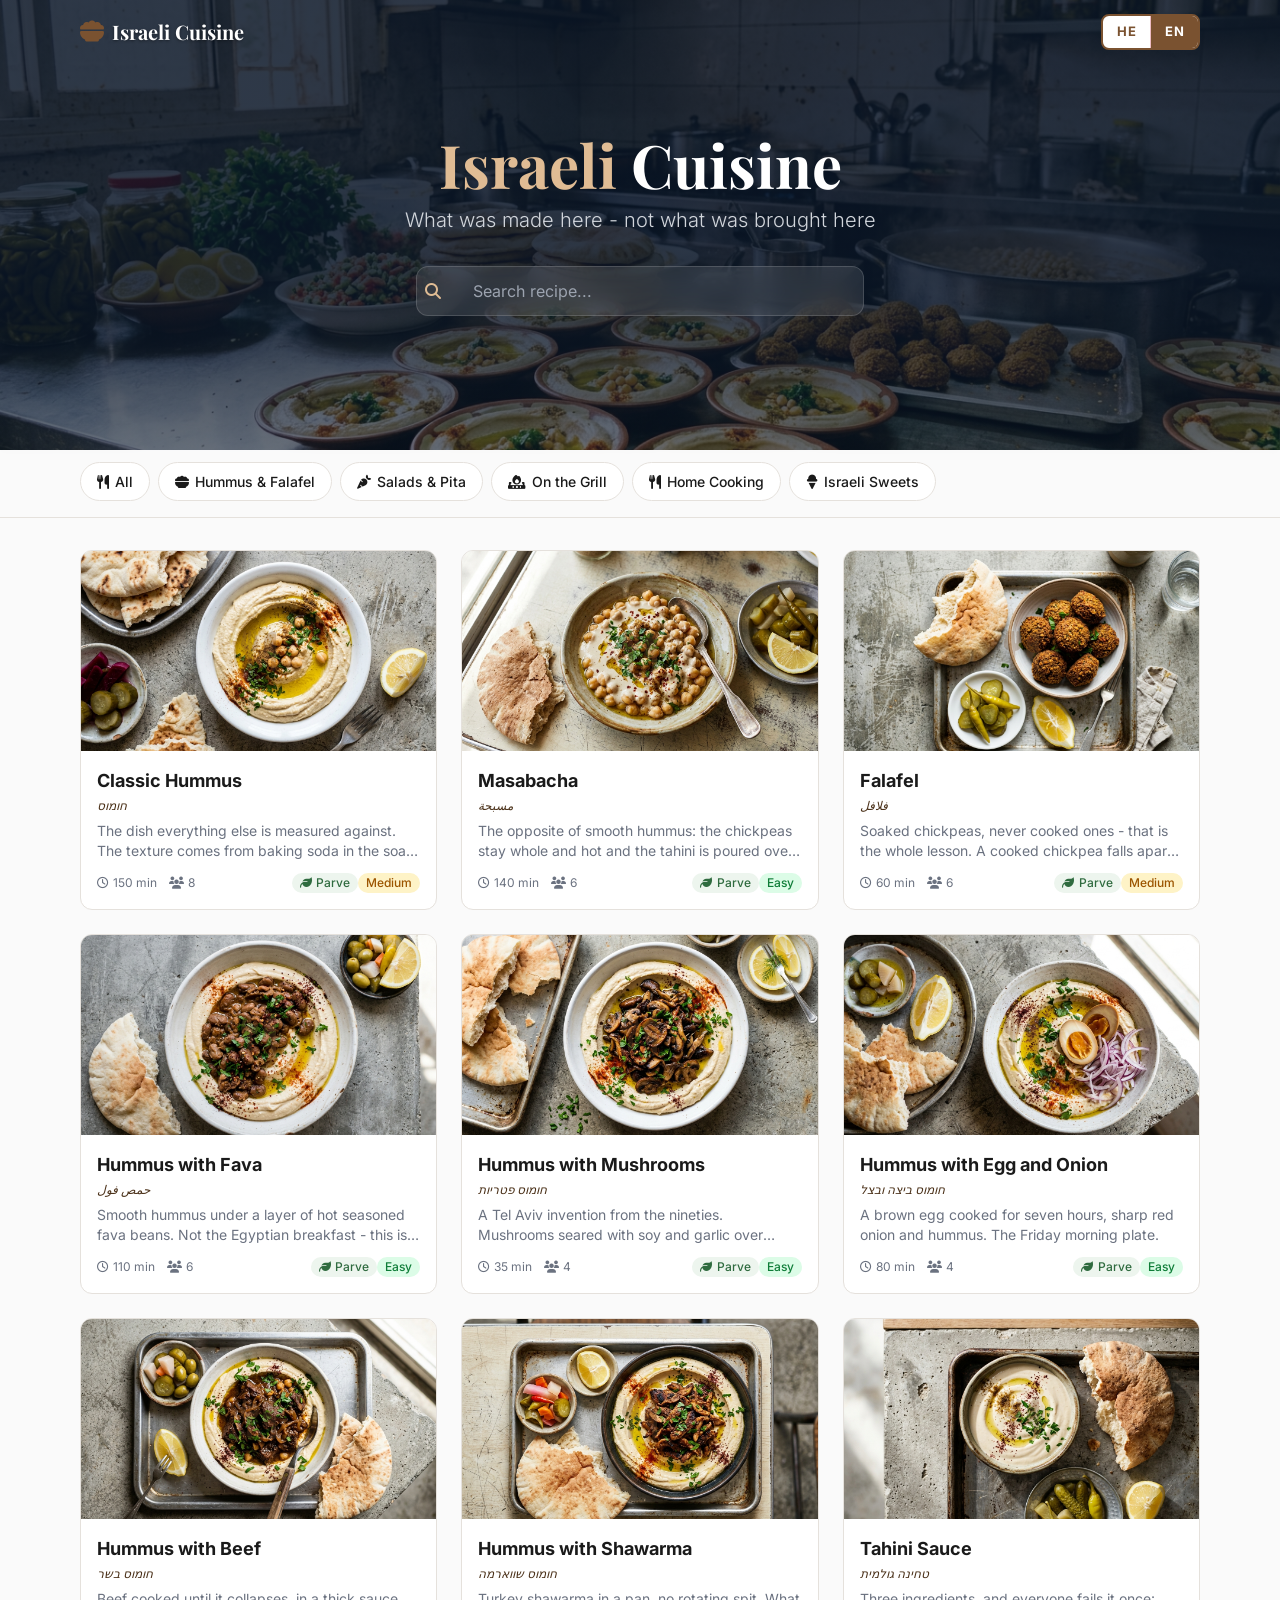
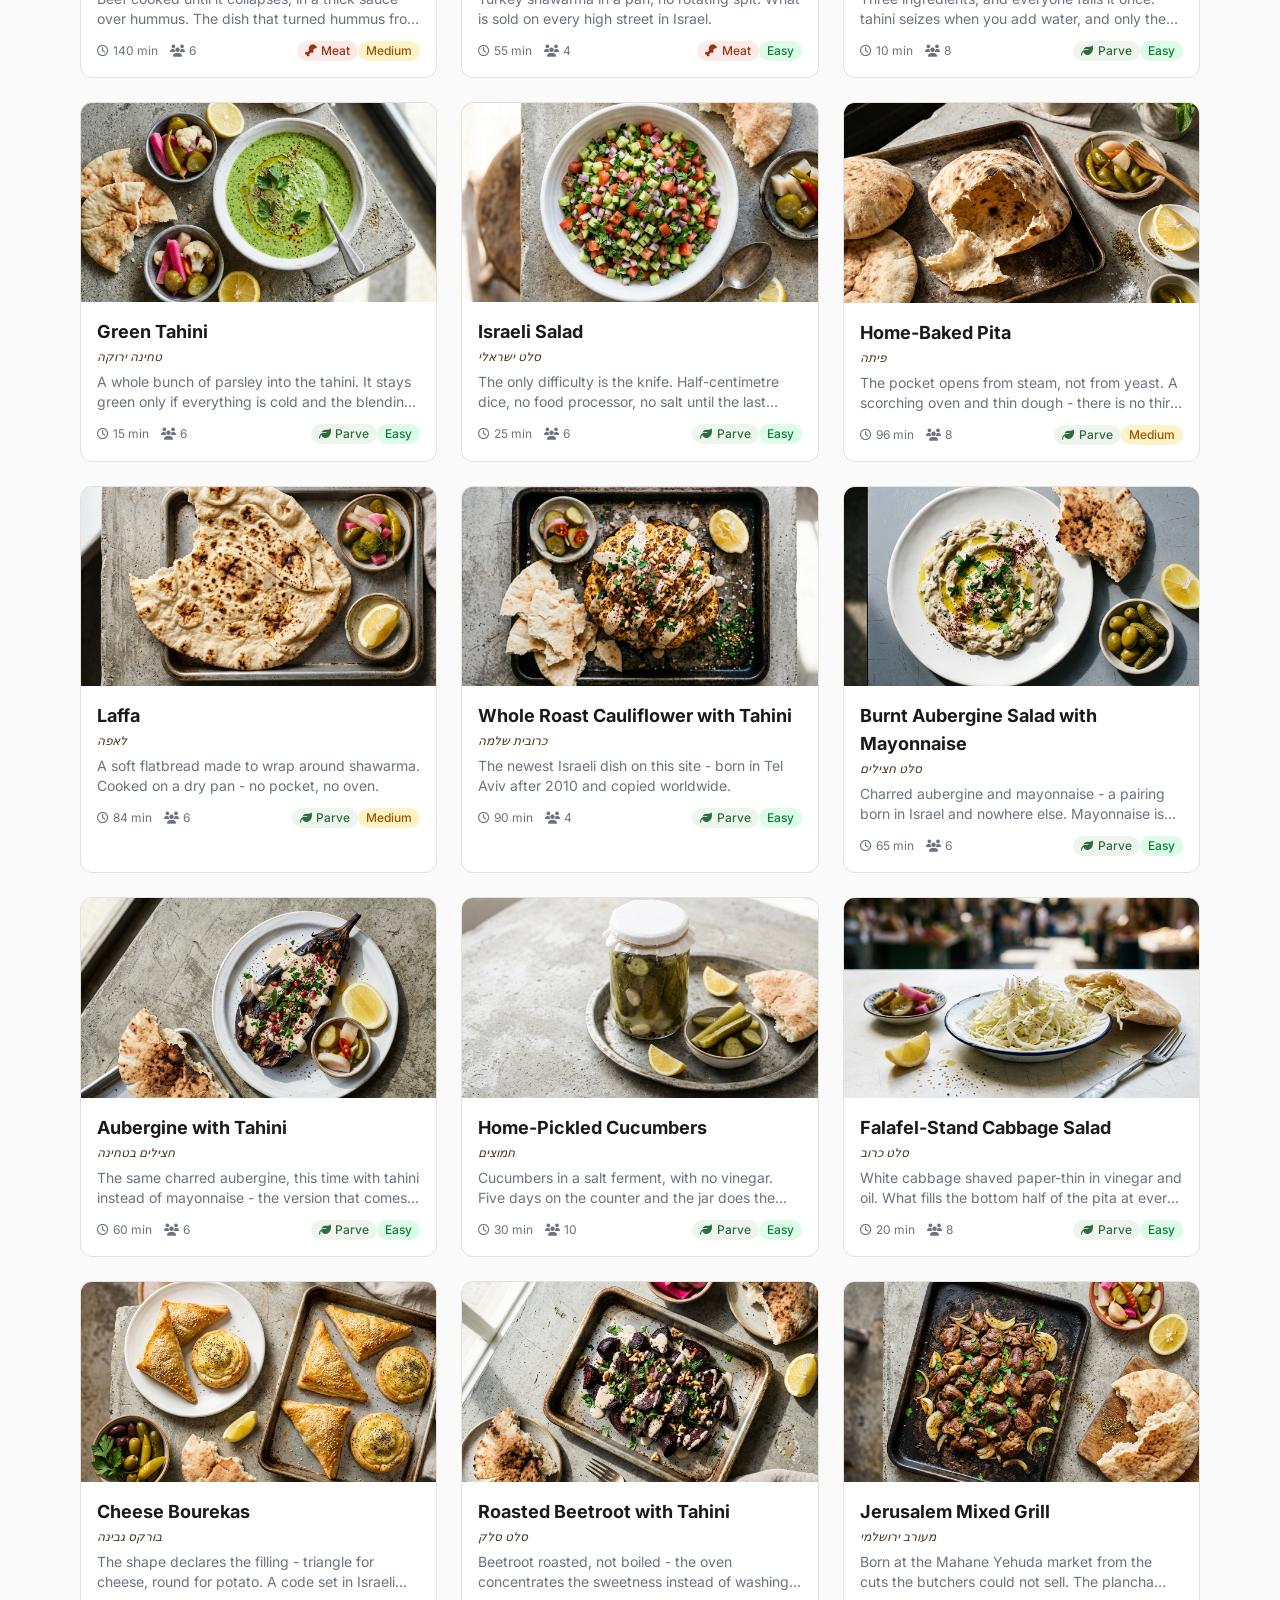
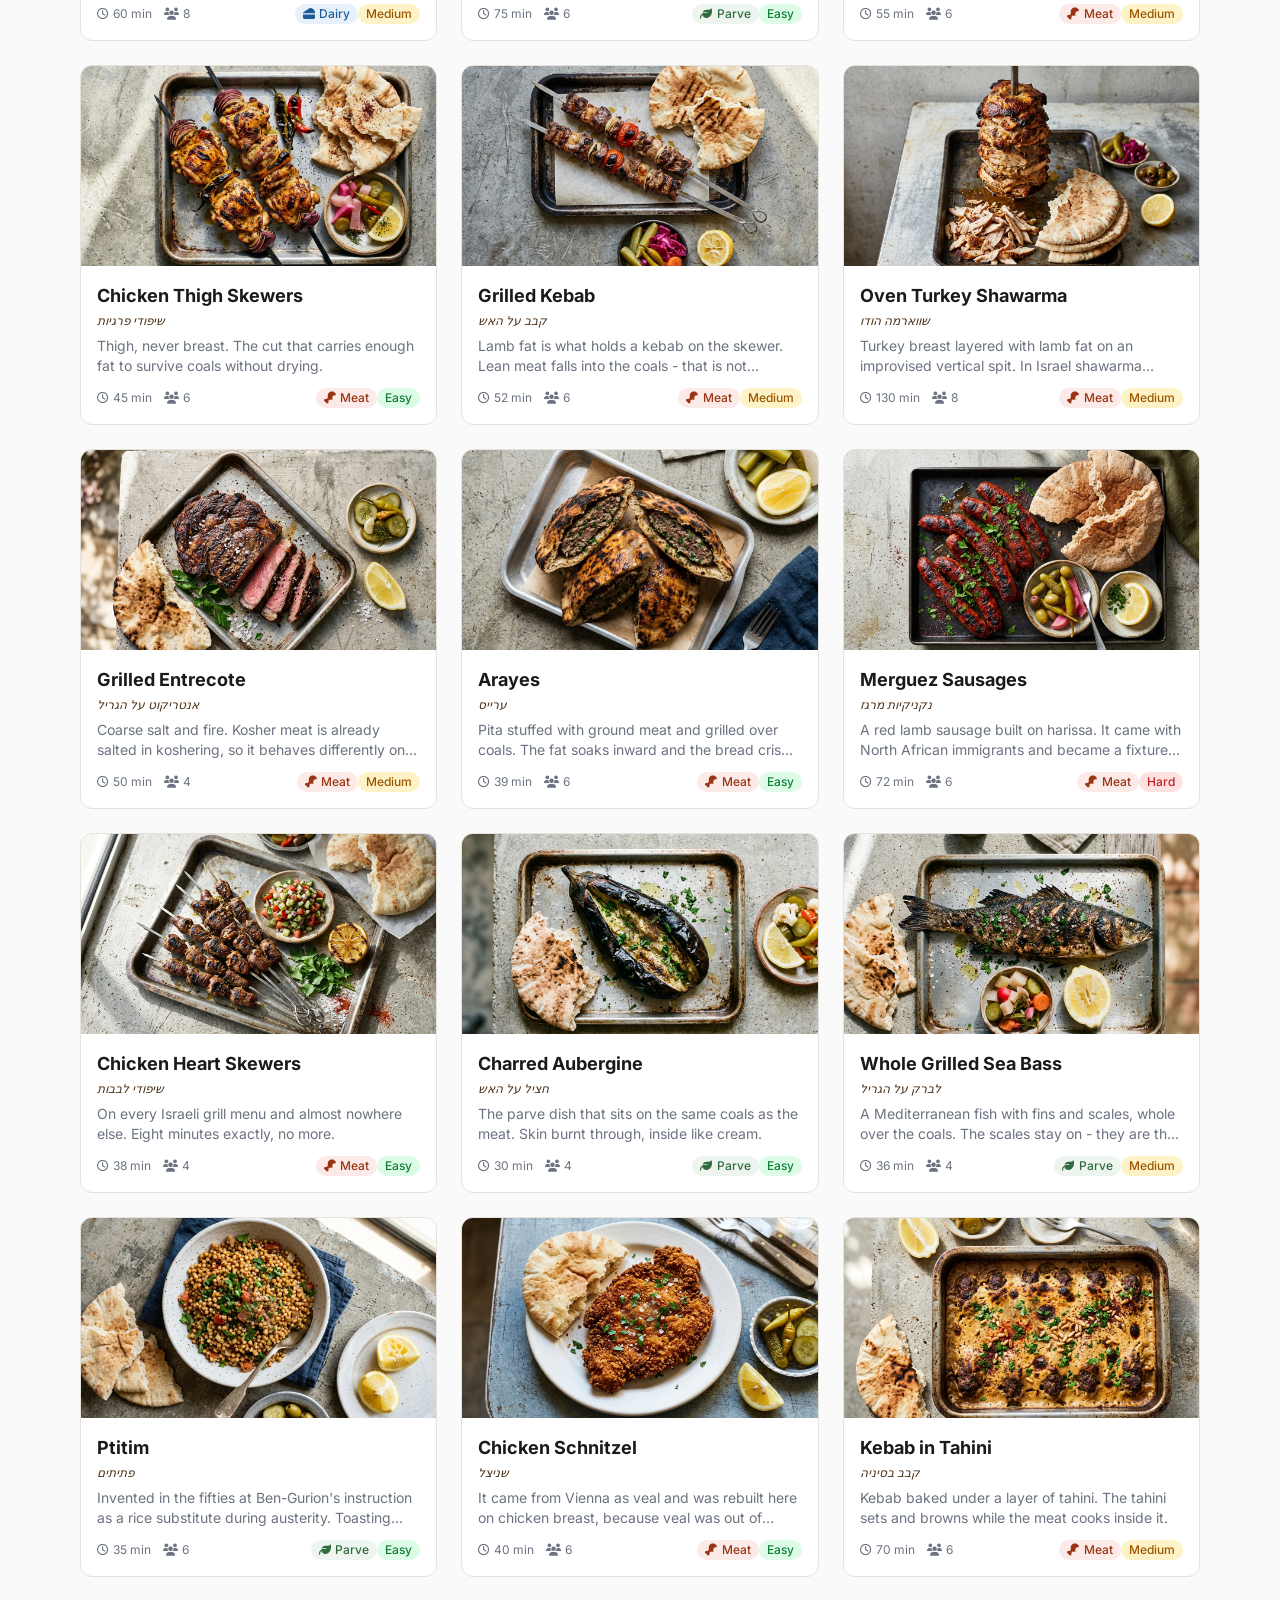
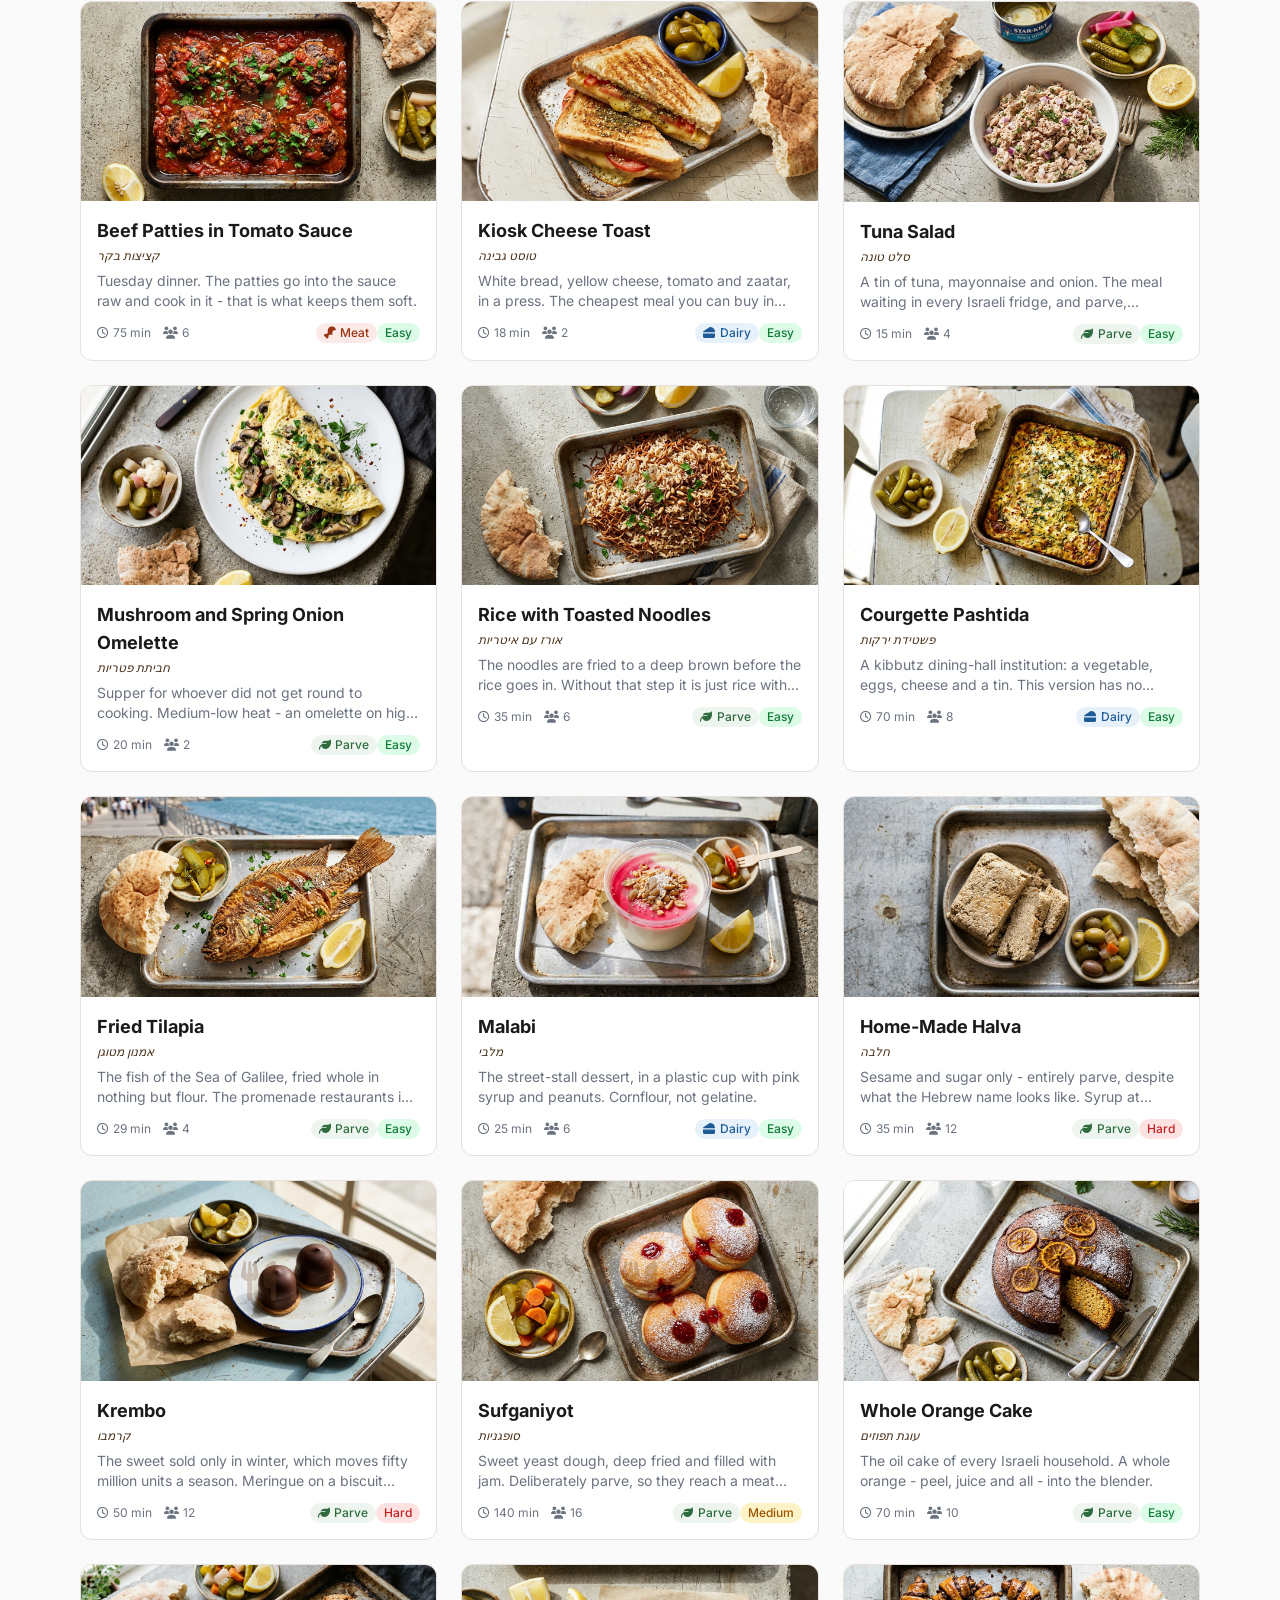
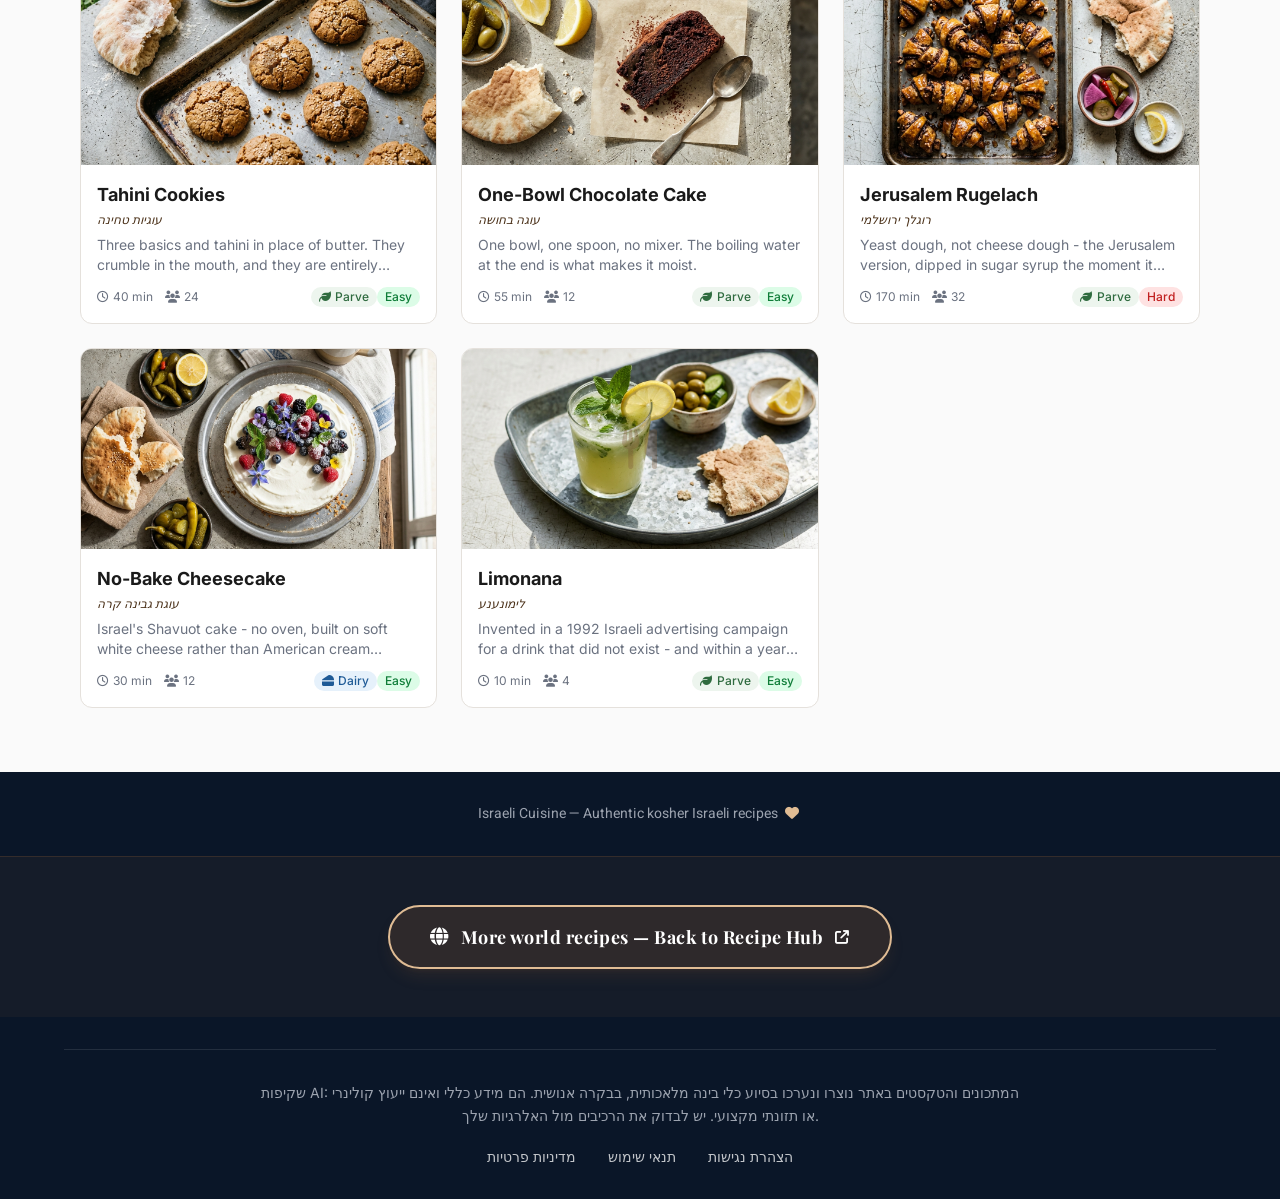
<file: index.html>
<!DOCTYPE html>
<html lang="he" dir="rtl">
<head>
    <meta charset="UTF-8">
    <meta name="viewport" content="width=device-width, initial-scale=1.0">
    <meta name="description" content="המטבח הישראלי — מתכונים אותנטיים מהמטבח שנולד כאן, בעברית.">
    <meta property="og:title" content="המטבח הישראלי">
    <meta property="og:description" content="מה שנולד כאן — ולא מה שהובא לכאן">
    <meta property="og:type" content="website">
    <!-- Security policy declared before any resource so it governs them all.
         style-src allows 'unsafe-inline' for Tailwind-generated styles only.
         frame-ancestors / X-Content-Type-Options need real headers, which
         GitHub Pages cannot set - see governance/risk-register.md -->
    <meta http-equiv="Content-Security-Policy" content="default-src 'self'; script-src 'self'; style-src 'self' 'unsafe-inline'; img-src 'self' data:; font-src 'self'; connect-src 'self'; base-uri 'self'; form-action 'self'">
    <meta name="referrer" content="strict-origin-when-cross-origin">

    <!-- Self-hosted assets: zero third-party requests. See governance/data-map.md -->
    <link rel="stylesheet" href="assets/css/tailwind.css">
    <link rel="stylesheet" href="assets/fonts/fonts.css">
    <link rel="stylesheet" href="assets/vendor/fontawesome/fontawesome.min.css">
    <link rel="icon" href="data:image/svg+xml,<svg xmlns='http://www.w3.org/2000/svg' viewBox='0 0 100 100'><text y='.9em' font-size='90'>🥙</text></svg>">
    <title>המטבח הישראלי — מתכונים אותנטיים</title>

    <!-- Google Fonts -->
    <!-- Font Awesome -->
    <!-- Custom Styles -->
    <link rel="stylesheet" href="css/style.css">
</head>
<body class="bg-il-cream font-heebo text-il-charcoal min-h-screen">

    <a href="#main" class="skip-link" data-en="Skip to main content" data-he="דלג לתוכן העיקרי">דלג לתוכן העיקרי</a>

    <!-- Header -->
    <header id="app-header" class="fixed top-0 right-0 left-0 z-50 transition-all duration-200">
        <div class="max-w-6xl mx-auto px-4 h-16 md:h-18 flex items-center justify-between">
            <a href="#/" id="header-logo" class="flex items-center gap-2">
                <span class="text-il-primary text-2xl"><i class="fas fa-bowl-food"></i></span>
                <span class="font-playfair font-bold text-lg md:text-xl text-il-charcoal">המטבח הישראלי</span>
            </a>
            <div class="flex items-center gap-3">
                <!-- Language Switcher -->
                <div class="language-switcher">
                    <button class="lang-btn active" data-lang="he">HE</button>
                    <button class="lang-btn" data-lang="en">EN</button>
                </div>
                <!-- Back Button -->
                <button id="back-btn" class="hidden items-center gap-2 text-il-charcoal hover:text-il-primary transition-colors text-sm font-medium">
                    <span>חזרה למתכונים</span>
                    <i class="fas fa-arrow-left"></i>
                </button>
            </div>
        </div>
    </header>

    <!-- Main Content -->
    <main id="main">
        <!-- Home View -->
        <div id="home-view">
            <!-- Hero Section -->
            <section id="hero" class="home-hero relative flex items-center justify-center text-center overflow-hidden">
                <div class="relative z-10 px-4 w-full max-w-2xl mx-auto">
                    <h1 class="font-playfair text-4xl md:text-5xl lg:text-6xl font-bold text-white mb-3">
                        המטבח <span class="text-il-primary-light">הישראלי</span>
                    </h1>
                    <p class="text-gray-300 text-lg md:text-xl mb-8 font-light">
                        מה שנולד כאן — ולא מה שהובא לכאן
                    </p>
                    <!-- Search Bar -->
                    <div class="relative max-w-md mx-auto">
                        <div class="glass-search flex items-center rounded-xl overflow-hidden">
                            <span class="pr-4 pl-2 text-il-primary-light"><i class="fas fa-search"></i></span>
                            <input
                                id="search-input"
                                type="text"
                                placeholder="חיפוש מתכון..."
                                class="w-full py-3 pl-4 bg-transparent text-white placeholder-gray-400 outline-none text-base"
                            >
                            <button id="search-clear" class="hidden pl-4 pr-2 text-gray-400 hover:text-white transition-colors">
                                <i class="fas fa-times"></i>
                            </button>
                        </div>
                    </div>
                </div>
            </section>

            <!-- Category Filters -->
            <section class="sticky top-16 md:top-18 z-40 bg-il-cream/95 backdrop-blur-sm border-b border-il-border">
                <div class="max-w-6xl mx-auto px-4 py-3">
                    <div id="category-filters" class="flex gap-2 overflow-x-auto pb-1 scrollbar-hide"></div>
                    <div id="result-count" class="text-il-text-secondary text-sm mt-2 hidden"></div>
                </div>
            </section>

            <!-- Recipe Grid -->
            <section class="max-w-6xl mx-auto px-4 py-8">
                <!-- Screen-reader-only: the cards below use h3, so the hierarchy
                     needs an h2 here. Hidden visually; the design is unchanged. -->
                <h2 class="sr-only-heading" data-en="Recipes" data-he="מתכונים">מתכונים</h2>
                <div id="recipe-grid" class="grid gap-6" style="grid-template-columns: repeat(auto-fill, minmax(300px, 1fr));"></div>

                <!-- Empty State -->
                <div id="empty-state" class="hidden text-center py-16">
                    <div class="text-6xl mb-4 text-il-primary opacity-50"><i class="fas fa-search"></i></div>
                    <h3 class="text-xl font-bold text-il-charcoal mb-2">לא נמצאו מתכונים</h3>
                    <p class="text-il-text-secondary mb-4">נסו לשנות את מילות החיפוש או לבחור קטגוריה אחרת</p>
                    <button id="clear-filters-btn" class="px-6 py-2 bg-il-primary text-white rounded-lg hover:bg-il-primary-dark transition-colors font-medium">
                        נקה חיפוש
                    </button>
                </div>

                <!-- Loading State -->
                <div id="loading-state" class="text-center py-16">
                    <div class="spinner mb-4"></div>
                    <p class="text-il-text-secondary">טוען מתכונים...</p>
                </div>
            </section>
        </div>

        <!-- Recipe Detail View -->
        <div id="recipe-view" class="hidden"></div>
    </main>

    <!-- Footer -->
    <footer class="bg-il-navy text-gray-400 py-8 mt-8">
        <div class="max-w-6xl mx-auto px-4 text-center">
            <p class="font-heebo text-sm">
                המטבח הישראלי — מתכונים אותנטיים מהמטבח שנולד כאן, בעברית
                <span class="text-il-primary-light mx-1"><i class="fas fa-heart"></i></span>
            </p>
        </div>

        <!-- Back to Hub -->
        <div class="py-12 bg-il-primary/10 border-t border-il-primary/30 mt-8">
            <div class="max-w-6xl mx-auto px-4 text-center">
                <a href="https://robertog62.github.io/recipes-world-hub/" target="_blank" rel="noopener noreferrer"
                   class="inline-flex items-center gap-3 border-2 border-il-primary-light bg-il-primary/25 text-white font-playfair font-bold text-base md:text-lg px-10 py-4 rounded-full hover:bg-il-primary-light hover:text-il-navy transition-all duration-300 tracking-wide shadow-lg shadow-il-primary/20">
                    <i class="fa-solid fa-globe text-lg"></i>
                    <span>לעוד מתכוני עולם — חזרה לרכזת המתכונים</span>
                    <i class="fa-solid fa-arrow-up-right-from-square text-sm"></i>
                </a>
            </div>
        </div>

        <div class="max-w-6xl mx-auto px-4 text-center mt-8 pt-8 border-t border-white/10">
            <p class="text-sm leading-relaxed max-w-3xl mx-auto mb-5" class="text-white/75"
               data-en="AI transparency: the recipes and texts on this site were generated and edited with AI tools under human review. They are general guidance, not professional culinary or nutritional advice. Check ingredients against your own allergies."
               data-he="שקיפות AI: המתכונים והטקסטים באתר נוצרו ונערכו בסיוע כלי בינה מלאכותית, בבקרה אנושית. הם מידע כללי ואינם ייעוץ קולינרי או תזונתי מקצועי. יש לבדוק את הרכיבים מול האלרגיות שלך.">שקיפות AI: המתכונים והטקסטים באתר נוצרו ונערכו בסיוע כלי בינה מלאכותית, בבקרה אנושית. הם מידע כללי ואינם ייעוץ קולינרי או תזונתי מקצועי. יש לבדוק את הרכיבים מול האלרגיות שלך.</p>
            <div class="flex flex-wrap justify-center gap-x-8 gap-y-2 text-sm">
                <a href="privacy.html" class="text-white/75 hover:underline" data-en="Privacy Policy" data-he="מדיניות פרטיות">מדיניות פרטיות</a>
                <a href="terms.html" class="text-white/75 hover:underline" data-en="Terms of Use" data-he="תנאי שימוש">תנאי שימוש</a>
                <a href="accessibility.html" class="text-white/75 hover:underline" data-en="Accessibility" data-he="הצהרת נגישות">הצהרת נגישות</a>
            </div>
        </div>
    </footer>

    <!-- Scripts -->
    <!-- i18n must load first -->
    <script src="js/i18n.js"></script>
    <script src="js/data.js"></script>
    <script src="js/ui.js"></script>
    <script src="js/app.js"></script>
</body>
</html>
</file>
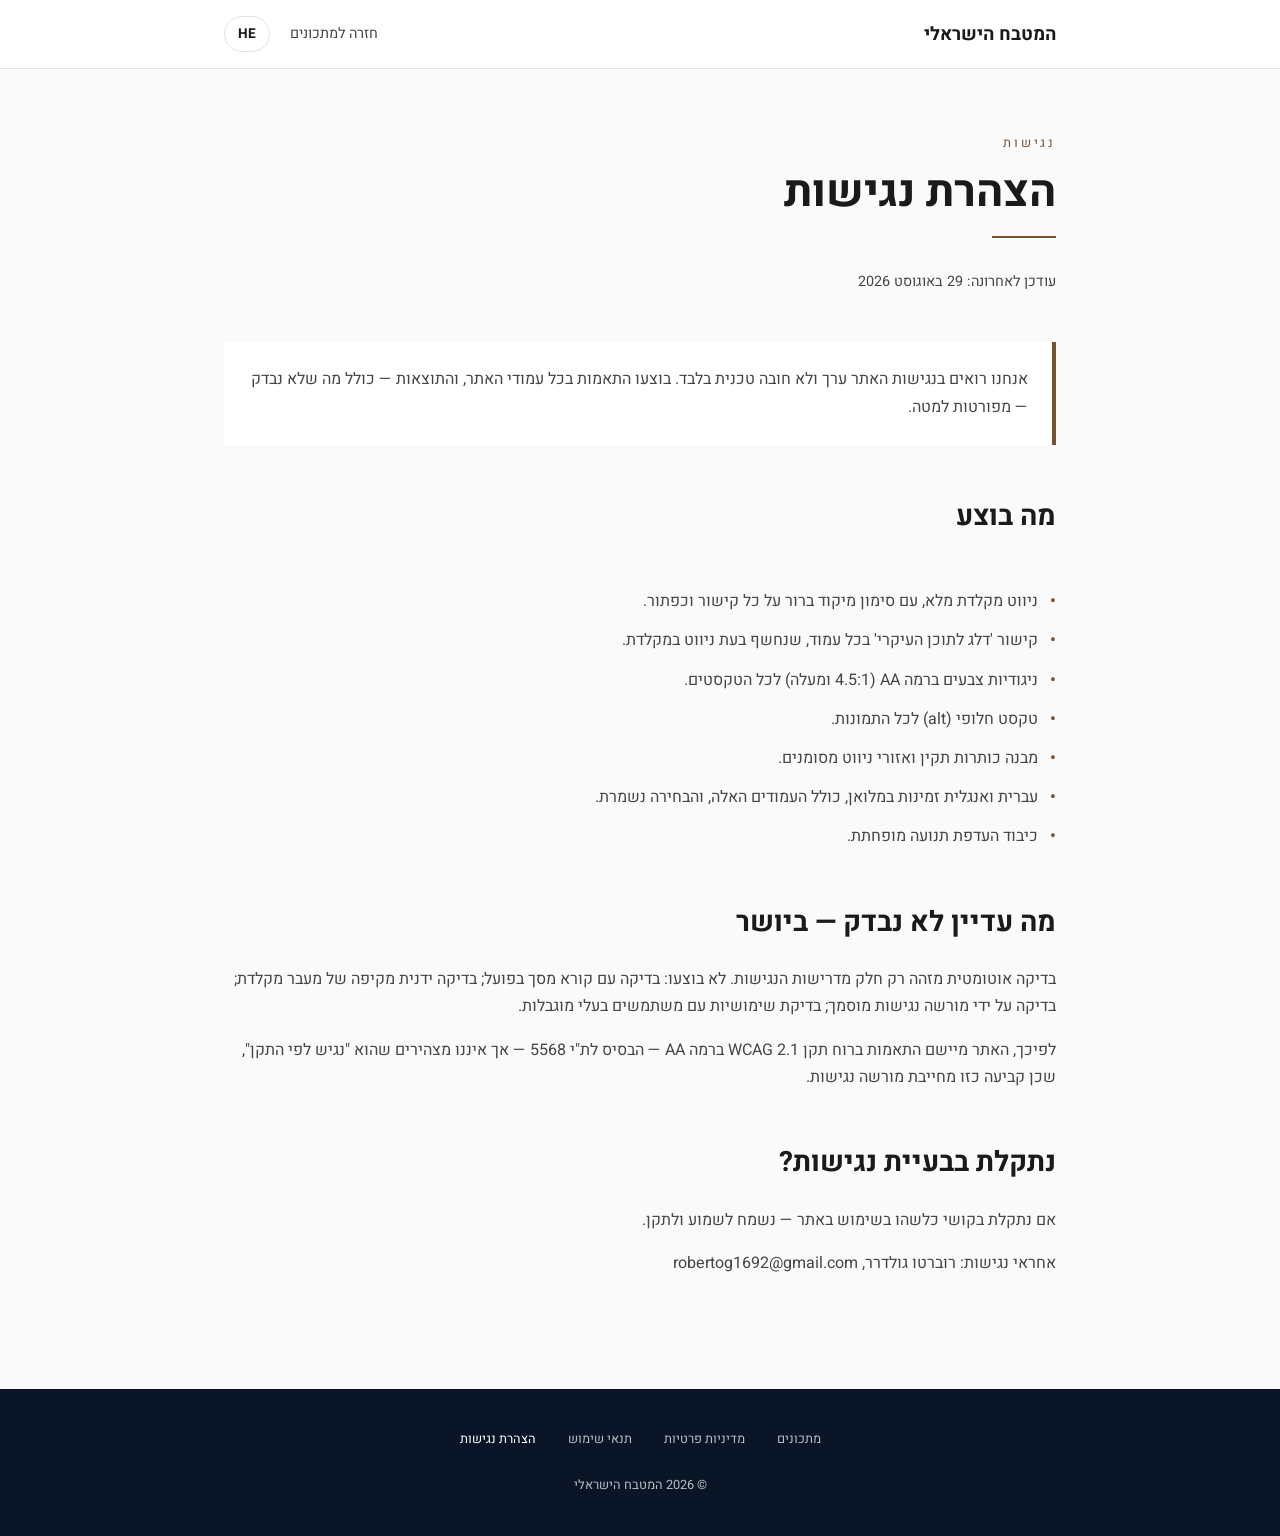
<file: accessibility.html>
<!DOCTYPE html>
<html lang="he" dir="rtl">
<head>
    <meta charset="UTF-8">
    <meta name="viewport" content="width=device-width, initial-scale=1.0">
    <title data-en="Accessibility Statement | Israeli Cuisine" data-he="הצהרת נגישות | המטבח הישראלי">הצהרת נגישות | המטבח הישראלי</title>
    <meta name="description" content="הצהרת הנגישות של האתר — מה בוצע ומה לא נבדק.">
    <meta http-equiv="Content-Security-Policy" content="default-src 'self'; script-src 'self'; style-src 'self'; img-src 'self' data:; font-src 'self'; connect-src 'self'; base-uri 'self'; form-action 'self'">
    <meta name="referrer" content="strict-origin-when-cross-origin">
    <link rel="stylesheet" href="assets/fonts/fonts.css">
    <link rel="stylesheet" href="assets/css/policy.css">
</head>
<body class="p-body">

    <a href="#main" class="skip-link" data-en="Skip to main content" data-he="דלג לתוכן העיקרי">דלג לתוכן העיקרי</a>

    <nav class="p-nav" aria-label="ניווט">
        <div class="p-wrap p-nav-in">
            <a href="index.html" class="p-logo" data-en="Israeli Cuisine" data-he="המטבח הישראלי">המטבח הישראלי</a>
            <div class="p-navlinks">
                <a href="index.html" class="p-back" data-en="Back to recipes" data-he="חזרה למתכונים">חזרה למתכונים</a>
                <button id="langToggle" type="button" class="p-langbtn"><span id="langLabel">HE</span></button>
            </div>
        </div>
    </nav>

    <main id="main">
        <div class="p-wrap">
            <p class="p-eyebrow" data-en="Accessibility" data-he="נגישות">נגישות</p>
            <h1 data-en="Accessibility Statement" data-he="הצהרת נגישות">הצהרת נגישות</h1>
            <div class="p-rule"></div>
            <p class="p-updated" data-en="Last updated: 29 August 2026" data-he="עודכן לאחרונה: 29 באוגוסט 2026">עודכן לאחרונה: 29 באוגוסט 2026</p>

        <div class="p-callout"><p data-en="Accessibility here is treated as something worth doing, not a box to tick. Adjustments were made across the site, and the results - including what was not tested - are set out below." data-he="אנחנו רואים בנגישות האתר ערך ולא חובה טכנית בלבד. בוצעו התאמות בכל עמודי האתר, והתוצאות — כולל מה שלא נבדק — מפורטות למטה.">Accessibility here is treated as something worth doing, not a box to tick. Adjustments were made across the site, and the results - including what was not tested - are set out below.</p></div>
        <section>
            <h2 data-en="What was done" data-he="מה בוצע">What was done</h2>
        </section>
        <ul class="p-list">
            <li><span data-en="Full keyboard navigation, with a clear focus indicator on every link and button." data-he="ניווט מקלדת מלא, עם סימון מיקוד ברור על כל קישור וכפתור.">Full keyboard navigation, with a clear focus indicator on every link and button.</span></li>
            <li><span data-en="A 'skip to main content' link on every page, revealed on keyboard focus." data-he="קישור 'דלג לתוכן העיקרי' בכל עמוד, שנחשף בעת ניווט במקלדת.">A 'skip to main content' link on every page, revealed on keyboard focus.</span></li>
            <li><span data-en="Colour contrast at AA level (4.5:1 or better) for all text." data-he="ניגודיות צבעים ברמה AA (4.5:1 ומעלה) לכל הטקסטים.">Colour contrast at AA level (4.5:1 or better) for all text.</span></li>
            <li><span data-en="Alt text on every image." data-he="טקסט חלופי (alt) לכל התמונות.">Alt text on every image.</span></li>
            <li><span data-en="Correct heading hierarchy and landmark regions." data-he="מבנה כותרות תקין ואזורי ניווט מסומנים.">Correct heading hierarchy and landmark regions.</span></li>
            <li><span data-en="Hebrew and English are both fully available, including these pages, and the choice is remembered." data-he="עברית ואנגלית זמינות במלואן, כולל העמודים האלה, והבחירה נשמרת.">Hebrew and English are both fully available, including these pages, and the choice is remembered.</span></li>
            <li><span data-en="Reduced-motion preference is honoured." data-he="כיבוד העדפת תנועה מופחתת.">Reduced-motion preference is honoured.</span></li>
        </ul>
        <section>
            <h2 data-en="What has not been tested - stated honestly" data-he="מה עדיין לא נבדק — ביושר">What has not been tested - stated honestly</h2>
            <p data-en="Automated testing covers only part of the accessibility requirements. Not done: testing with an actual screen reader; a full manual keyboard walkthrough; review by a certified accessibility professional; usability testing with disabled users." data-he="בדיקה אוטומטית מזהה רק חלק מדרישות הנגישות. לא בוצעו: בדיקה עם קורא מסך בפועל; בדיקה ידנית מקיפה של מעבר מקלדת; בדיקה על ידי מורשה נגישות מוסמך; בדיקת שימושיות עם משתמשים בעלי מוגבלות.">Automated testing covers only part of the accessibility requirements. Not done: testing with an actual screen reader; a full manual keyboard walkthrough; review by a certified accessibility professional; usability testing with disabled users.</p>
            <p data-en="Accordingly, the site applies adjustments in the spirit of WCAG 2.1 level AA - the basis for Israeli standard 5568 - but we do not state that it 'conforms to the standard', because that requires a certified accessibility professional." data-he="לפיכך, האתר מיישם התאמות ברוח תקן WCAG 2.1 ברמה AA — הבסיס לת&quot;י 5568 — אך איננו מצהירים שהוא &quot;נגיש לפי התקן&quot;, שכן קביעה כזו מחייבת מורשה נגישות.">Accordingly, the site applies adjustments in the spirit of WCAG 2.1 level AA - the basis for Israeli standard 5568 - but we do not state that it 'conforms to the standard', because that requires a certified accessibility professional.</p>
        </section>
        <section>
            <h2 data-en="Found a problem?" data-he="נתקלת בבעיית נגישות?">Found a problem?</h2>
            <p data-en="If anything here was hard to use, we would like to hear about it and fix it." data-he="אם נתקלת בקושי כלשהו בשימוש באתר — נשמח לשמוע ולתקן.">If anything here was hard to use, we would like to hear about it and fix it.</p>
            <p data-en="Accessibility contact: Roberto Goldreer, robertog1692@gmail.com" data-he="אחראי נגישות: רוברטו גולדרר, robertog1692@gmail.com">Accessibility contact: Roberto Goldreer, robertog1692@gmail.com</p>
        </section>

        </div>
    </main>

    <footer class="p-footer">
        <div class="p-wrap">
            <div class="p-footer-links">
                <a href="index.html" data-en="Recipes" data-he="מתכונים">מתכונים</a>
                <a href="privacy.html" data-en="Privacy Policy" data-he="מדיניות פרטיות">מדיניות פרטיות</a>
                <a href="terms.html" data-en="Terms of Use" data-he="תנאי שימוש">תנאי שימוש</a>
                <a href="accessibility.html" aria-current="page" data-en="Accessibility" data-he="הצהרת נגישות">הצהרת נגישות</a>
            </div>
            <p class="p-copy">&copy; 2026 המטבח הישראלי</p>
        </div>
    </footer>

    <script src="assets/js/policy.js"></script>
</body>
</html>
</file>
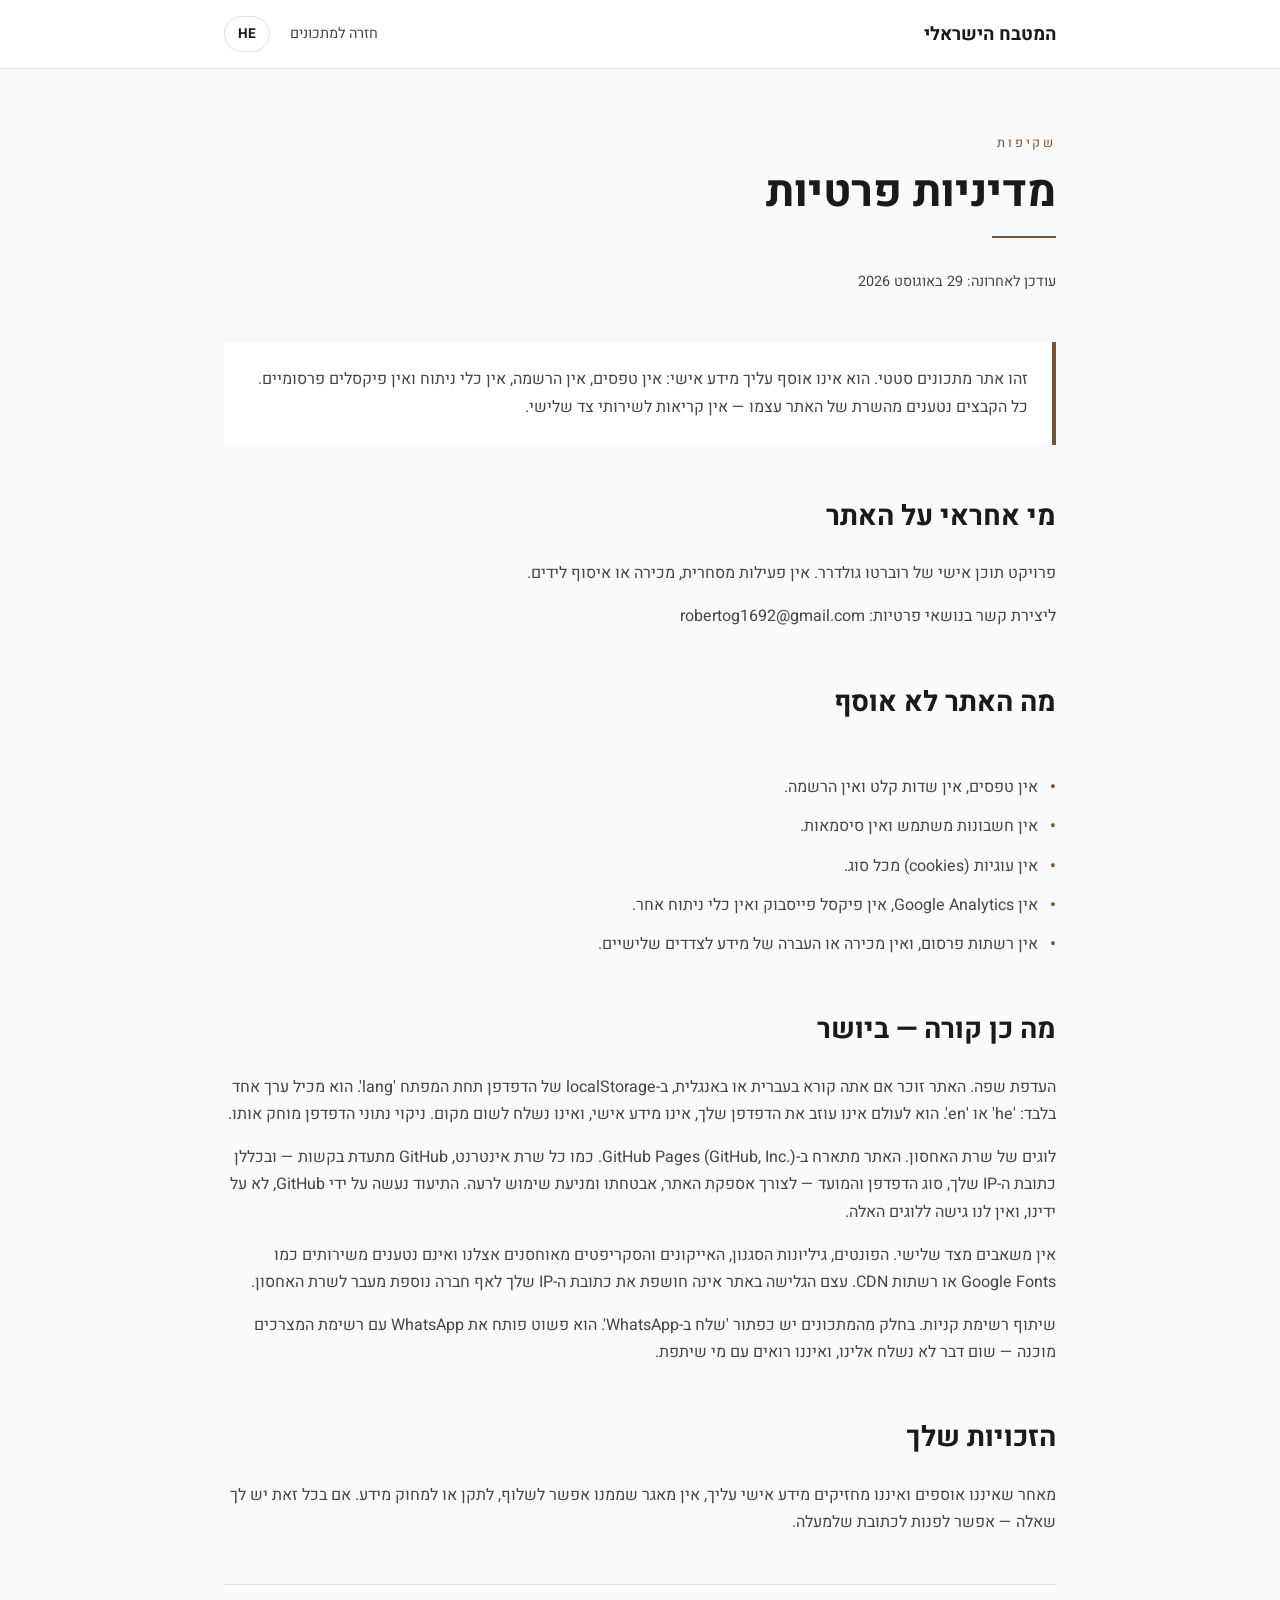
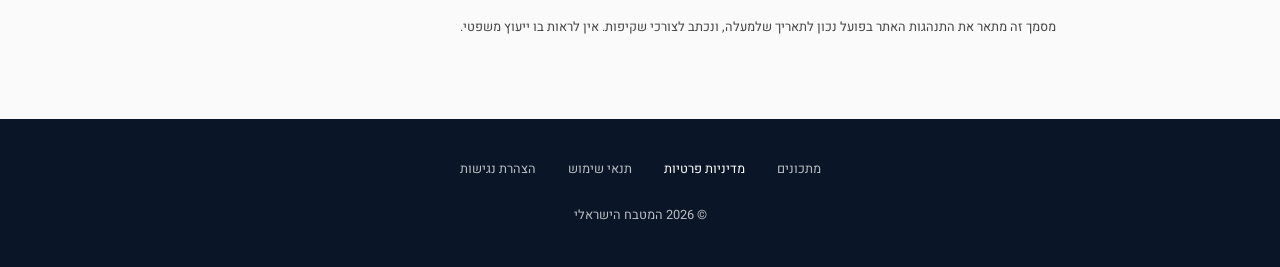
<file: privacy.html>
<!DOCTYPE html>
<html lang="he" dir="rtl">
<head>
    <meta charset="UTF-8">
    <meta name="viewport" content="width=device-width, initial-scale=1.0">
    <title data-en="Privacy Policy | Israeli Cuisine" data-he="מדיניות פרטיות | המטבח הישראלי">מדיניות פרטיות | המטבח הישראלי</title>
    <meta name="description" content="מדיניות הפרטיות של האתר — מה נאסף ומה לא.">
    <meta http-equiv="Content-Security-Policy" content="default-src 'self'; script-src 'self'; style-src 'self'; img-src 'self' data:; font-src 'self'; connect-src 'self'; base-uri 'self'; form-action 'self'">
    <meta name="referrer" content="strict-origin-when-cross-origin">
    <link rel="stylesheet" href="assets/fonts/fonts.css">
    <link rel="stylesheet" href="assets/css/policy.css">
</head>
<body class="p-body">

    <a href="#main" class="skip-link" data-en="Skip to main content" data-he="דלג לתוכן העיקרי">דלג לתוכן העיקרי</a>

    <nav class="p-nav" aria-label="ניווט">
        <div class="p-wrap p-nav-in">
            <a href="index.html" class="p-logo" data-en="Israeli Cuisine" data-he="המטבח הישראלי">המטבח הישראלי</a>
            <div class="p-navlinks">
                <a href="index.html" class="p-back" data-en="Back to recipes" data-he="חזרה למתכונים">חזרה למתכונים</a>
                <button id="langToggle" type="button" class="p-langbtn"><span id="langLabel">HE</span></button>
            </div>
        </div>
    </nav>

    <main id="main">
        <div class="p-wrap">
            <p class="p-eyebrow" data-en="Transparency" data-he="שקיפות">שקיפות</p>
            <h1 data-en="Privacy Policy" data-he="מדיניות פרטיות">מדיניות פרטיות</h1>
            <div class="p-rule"></div>
            <p class="p-updated" data-en="Last updated: 29 August 2026" data-he="עודכן לאחרונה: 29 באוגוסט 2026">עודכן לאחרונה: 29 באוגוסט 2026</p>

        <div class="p-callout"><p data-en="This is a static recipe site. It does not collect personal information about you: no forms, no sign-up, no analytics, no advertising pixels. Every file loads from this site's own server - there are no third-party requests." data-he="זהו אתר מתכונים סטטי. הוא אינו אוסף עליך מידע אישי: אין טפסים, אין הרשמה, אין כלי ניתוח ואין פיקסלים פרסומיים. כל הקבצים נטענים מהשרת של האתר עצמו — אין קריאות לשירותי צד שלישי.">This is a static recipe site. It does not collect personal information about you: no forms, no sign-up, no analytics, no advertising pixels. Every file loads from this site's own server - there are no third-party requests.</p></div>
        <section>
            <h2 data-en="Who runs this site" data-he="מי אחראי על האתר">Who runs this site</h2>
            <p data-en="A personal content project by Roberto Goldreer. No commerce, no sales, no lead collection." data-he="פרויקט תוכן אישי של רוברטו גולדרר. אין פעילות מסחרית, מכירה או איסוף לידים.">A personal content project by Roberto Goldreer. No commerce, no sales, no lead collection.</p>
            <p data-en="Privacy contact: robertog1692@gmail.com" data-he="ליצירת קשר בנושאי פרטיות: robertog1692@gmail.com">Privacy contact: robertog1692@gmail.com</p>
        </section>
        <section>
            <h2 data-en="What this site does not collect" data-he="מה האתר לא אוסף">What this site does not collect</h2>
        </section>
        <ul class="p-list">
            <li><span data-en="No forms, no input fields and no registration." data-he="אין טפסים, אין שדות קלט ואין הרשמה.">No forms, no input fields and no registration.</span></li>
            <li><span data-en="No user accounts and no passwords." data-he="אין חשבונות משתמש ואין סיסמאות.">No user accounts and no passwords.</span></li>
            <li><span data-en="No cookies of any kind." data-he="אין עוגיות (cookies) מכל סוג.">No cookies of any kind.</span></li>
            <li><span data-en="No Google Analytics, no Facebook pixel, no other analytics tool." data-he="אין Google Analytics, אין פיקסל פייסבוק ואין כלי ניתוח אחר.">No Google Analytics, no Facebook pixel, no other analytics tool.</span></li>
            <li><span data-en="No advertising networks, and no sale or sharing of data with third parties." data-he="אין רשתות פרסום, ואין מכירה או העברה של מידע לצדדים שלישיים.">No advertising networks, and no sale or sharing of data with third parties.</span></li>
        </ul>
        <section>
            <h2 data-en="What does happen - stated plainly" data-he="מה כן קורה — ביושר">What does happen - stated plainly</h2>
            <p data-en="Language preference. The site remembers whether you are reading in Hebrew or English, in your browser's localStorage under the key 'lang'. It holds one value: 'he' or 'en'. It never leaves your browser, it is not personal information, and it is not sent anywhere. Clearing your browser data removes it." data-he="העדפת שפה. האתר זוכר אם אתה קורא בעברית או באנגלית, ב-localStorage של הדפדפן תחת המפתח 'lang'. הוא מכיל ערך אחד בלבד: 'he' או 'en'. הוא לעולם אינו עוזב את הדפדפן שלך, אינו מידע אישי, ואינו נשלח לשום מקום. ניקוי נתוני הדפדפן מוחק אותו.">Language preference. The site remembers whether you are reading in Hebrew or English, in your browser's localStorage under the key 'lang'. It holds one value: 'he' or 'en'. It never leaves your browser, it is not personal information, and it is not sent anywhere. Clearing your browser data removes it.</p>
            <p data-en="Hosting logs. The site is hosted on GitHub Pages (GitHub, Inc.). Like any web server, GitHub records requests - including your IP address, browser type and time - to serve the site, secure it and prevent abuse. That logging is done by GitHub, not by us, and we have no access to those logs." data-he="לוגים של שרת האחסון. האתר מתארח ב-GitHub Pages (GitHub, Inc.). כמו כל שרת אינטרנט, GitHub מתעדת בקשות — ובכללן כתובת ה-IP שלך, סוג הדפדפן והמועד — לצורך אספקת האתר, אבטחתו ומניעת שימוש לרעה. התיעוד נעשה על ידי GitHub, לא על ידינו, ואין לנו גישה ללוגים האלה.">Hosting logs. The site is hosted on GitHub Pages (GitHub, Inc.). Like any web server, GitHub records requests - including your IP address, browser type and time - to serve the site, secure it and prevent abuse. That logging is done by GitHub, not by us, and we have no access to those logs.</p>
            <p data-en="No third-party resources. Fonts, stylesheets, icons and scripts are all stored here and are not loaded from services such as Google Fonts or a CDN. Simply browsing this site does not expose your IP address to any company beyond the host." data-he="אין משאבים מצד שלישי. הפונטים, גיליונות הסגנון, האייקונים והסקריפטים מאוחסנים אצלנו ואינם נטענים משירותים כמו Google Fonts או רשתות CDN. עצם הגלישה באתר אינה חושפת את כתובת ה-IP שלך לאף חברה נוספת מעבר לשרת האחסון.">No third-party resources. Fonts, stylesheets, icons and scripts are all stored here and are not loaded from services such as Google Fonts or a CDN. Simply browsing this site does not expose your IP address to any company beyond the host.</p>
            <p data-en="Sharing a shopping list. Some recipes offer a 'send by WhatsApp' button. It simply opens WhatsApp with the ingredient list ready - nothing is sent to us, and we do not see who you shared it with." data-he="שיתוף רשימת קניות. בחלק מהמתכונים יש כפתור 'שלח ב-WhatsApp'. הוא פשוט פותח את WhatsApp עם רשימת המצרכים מוכנה — שום דבר לא נשלח אלינו, ואיננו רואים עם מי שיתפת.">Sharing a shopping list. Some recipes offer a 'send by WhatsApp' button. It simply opens WhatsApp with the ingredient list ready - nothing is sent to us, and we do not see who you shared it with.</p>
        </section>
        <section>
            <h2 data-en="Your rights" data-he="הזכויות שלך">Your rights</h2>
            <p data-en="Because we do not collect or hold personal data about you, there is no record to retrieve, correct or delete. If you still have a question, write to the address above." data-he="מאחר שאיננו אוספים ואיננו מחזיקים מידע אישי עליך, אין מאגר שממנו אפשר לשלוף, לתקן או למחוק מידע. אם בכל זאת יש לך שאלה — אפשר לפנות לכתובת שלמעלה.">Because we do not collect or hold personal data about you, there is no record to retrieve, correct or delete. If you still have a question, write to the address above.</p>
        </section>
        <div class="p-note"><p data-en="This document describes how the site actually behaves as of the date above, and is written for transparency. It is not legal advice." data-he="מסמך זה מתאר את התנהגות האתר בפועל נכון לתאריך שלמעלה, ונכתב לצורכי שקיפות. אין לראות בו ייעוץ משפטי.">This document describes how the site actually behaves as of the date above, and is written for transparency. It is not legal advice.</p></div>

        </div>
    </main>

    <footer class="p-footer">
        <div class="p-wrap">
            <div class="p-footer-links">
                <a href="index.html" data-en="Recipes" data-he="מתכונים">מתכונים</a>
                <a href="privacy.html" aria-current="page" data-en="Privacy Policy" data-he="מדיניות פרטיות">מדיניות פרטיות</a>
                <a href="terms.html" data-en="Terms of Use" data-he="תנאי שימוש">תנאי שימוש</a>
                <a href="accessibility.html" data-en="Accessibility" data-he="הצהרת נגישות">הצהרת נגישות</a>
            </div>
            <p class="p-copy">&copy; 2026 המטבח הישראלי</p>
        </div>
    </footer>

    <script src="assets/js/policy.js"></script>
</body>
</html>
</file>
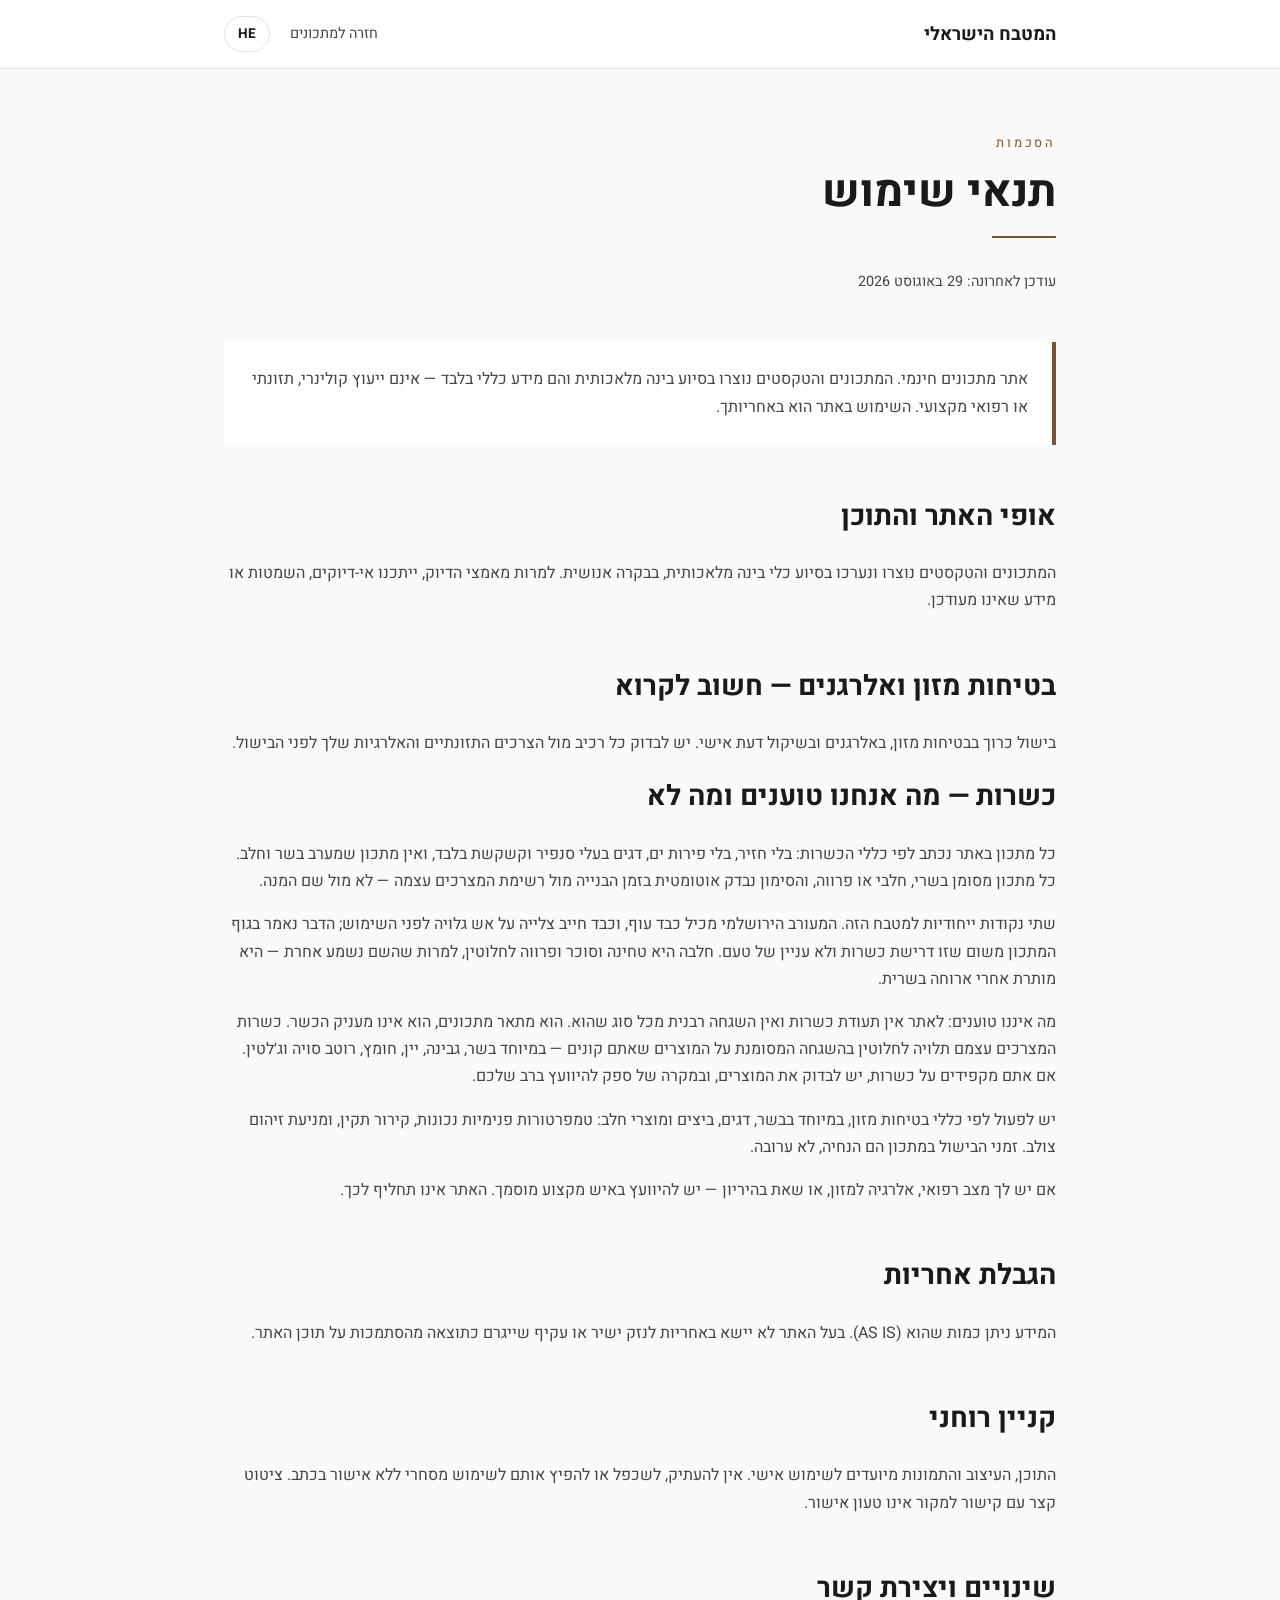
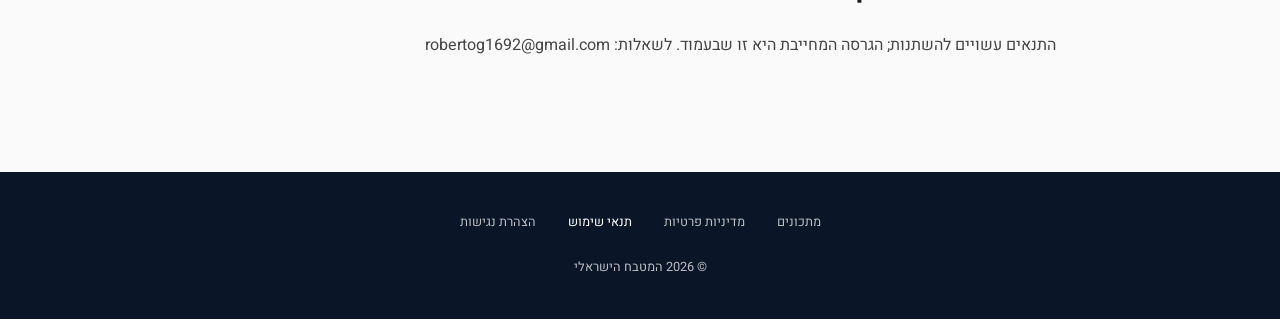
<file: terms.html>
<!DOCTYPE html>
<html lang="he" dir="rtl">
<head>
    <meta charset="UTF-8">
    <meta name="viewport" content="width=device-width, initial-scale=1.0">
    <title data-en="Terms of Use | Israeli Cuisine" data-he="תנאי שימוש | המטבח הישראלי">תנאי שימוש | המטבח הישראלי</title>
    <meta name="description" content="תנאי השימוש באתר, בטיחות מזון והגבלת אחריות.">
    <meta http-equiv="Content-Security-Policy" content="default-src 'self'; script-src 'self'; style-src 'self'; img-src 'self' data:; font-src 'self'; connect-src 'self'; base-uri 'self'; form-action 'self'">
    <meta name="referrer" content="strict-origin-when-cross-origin">
    <link rel="stylesheet" href="assets/fonts/fonts.css">
    <link rel="stylesheet" href="assets/css/policy.css">
</head>
<body class="p-body">

    <a href="#main" class="skip-link" data-en="Skip to main content" data-he="דלג לתוכן העיקרי">דלג לתוכן העיקרי</a>

    <nav class="p-nav" aria-label="ניווט">
        <div class="p-wrap p-nav-in">
            <a href="index.html" class="p-logo" data-en="Israeli Cuisine" data-he="המטבח הישראלי">המטבח הישראלי</a>
            <div class="p-navlinks">
                <a href="index.html" class="p-back" data-en="Back to recipes" data-he="חזרה למתכונים">חזרה למתכונים</a>
                <button id="langToggle" type="button" class="p-langbtn"><span id="langLabel">HE</span></button>
            </div>
        </div>
    </nav>

    <main id="main">
        <div class="p-wrap">
            <p class="p-eyebrow" data-en="Agreements" data-he="הסכמות">הסכמות</p>
            <h1 data-en="Terms of Use" data-he="תנאי שימוש">תנאי שימוש</h1>
            <div class="p-rule"></div>
            <p class="p-updated" data-en="Last updated: 29 August 2026" data-he="עודכן לאחרונה: 29 באוגוסט 2026">עודכן לאחרונה: 29 באוגוסט 2026</p>

        <div class="p-callout"><p data-en="A free recipe site. The recipes and texts were created with AI assistance and are general guidance only - not professional culinary, nutritional or medical advice. Use of the site is at your own responsibility." data-he="אתר מתכונים חינמי. המתכונים והטקסטים נוצרו בסיוע בינה מלאכותית והם מידע כללי בלבד — אינם ייעוץ קולינרי, תזונתי או רפואי מקצועי. השימוש באתר הוא באחריותך.">A free recipe site. The recipes and texts were created with AI assistance and are general guidance only - not professional culinary, nutritional or medical advice. Use of the site is at your own responsibility.</p></div>
        <section>
            <h2 data-en="The nature of the content" data-he="אופי האתר והתוכן">The nature of the content</h2>
            <p data-en="The recipes and texts were generated and edited with AI tools under human review. Despite efforts at accuracy, there may be errors, omissions or outdated information." data-he="המתכונים והטקסטים נוצרו ונערכו בסיוע כלי בינה מלאכותית, בבקרה אנושית. למרות מאמצי הדיוק, ייתכנו אי-דיוקים, השמטות או מידע שאינו מעודכן.">The recipes and texts were generated and edited with AI tools under human review. Despite efforts at accuracy, there may be errors, omissions or outdated information.</p>
        </section>
        <section>
            <h2 data-en="Food safety and allergens - please read" data-he="בטיחות מזון ואלרגנים — חשוב לקרוא">Food safety and allergens - please read</h2>
            <p data-en="Cooking involves food safety, allergens and personal judgement. Check every ingredient against your own dietary needs and allergies before cooking." data-he="בישול כרוך בבטיחות מזון, באלרגנים ובשיקול דעת אישי. יש לבדוק כל רכיב מול הצרכים התזונתיים והאלרגיות שלך לפני הבישול.">Cooking involves food safety, allergens and personal judgement. Check every ingredient against your own dietary needs and allergies before cooking.</p>

            <h2 data-en="Kashrut - what we claim and what we do not" data-he="כשרות — מה אנחנו טוענים ומה לא">Kashrut - what we claim and what we do not</h2>
            <p data-en="Every recipe on this site was written to kosher rules: no pork, no shellfish, only fish with fins and scales, and no recipe mixes meat with dairy. Each recipe is marked Meat, Dairy or Parve, and the label is checked at build time against the ingredient list itself, never against the name of the dish." data-he="כל מתכון באתר נכתב לפי כללי הכשרות: בלי חזיר, בלי פירות ים, דגים בעלי סנפיר וקשקשת בלבד, ואין מתכון שמערב בשר וחלב. כל מתכון מסומן בשרי, חלבי או פרווה, והסימון נבדק אוטומטית בזמן הבנייה מול רשימת המצרכים עצמה — לא מול שם המנה.">Every recipe on this site was written to kosher rules: no pork, no shellfish, only fish with fins and scales, and no recipe mixes meat with dairy. Each recipe is marked Meat, Dairy or Parve, and the label is checked at build time against the ingredient list itself, never against the name of the dish.</p>
            <p data-en="Two points specific to this cuisine. The Jerusalem mixed grill contains chicken liver, and liver must be broiled over an open flame before use; this is stated in the recipe itself because it is a kashrut requirement and not a matter of taste. Halva is sesame paste and sugar and is entirely parve, despite what its Hebrew name looks like - it may follow a meat meal." data-he="שתי נקודות ייחודיות למטבח הזה. המעורב הירושלמי מכיל כבד עוף, וכבד חייב צלייה על אש גלויה לפני השימוש; הדבר נאמר בגוף המתכון משום שזו דרישת כשרות ולא עניין של טעם. חלבה היא טחינה וסוכר ופרווה לחלוטין, למרות שהשם נשמע אחרת — היא מותרת אחרי ארוחה בשרית.">Two points specific to this cuisine. The Jerusalem mixed grill contains chicken liver, and liver must be broiled over an open flame before use; this is stated in the recipe itself because it is a kashrut requirement and not a matter of taste. Halva is sesame paste and sugar and is entirely parve, despite what its Hebrew name looks like - it may follow a meat meal.</p>
            <p data-en="What we do not claim: this site carries no rabbinical certification and no kashrut supervision of any kind. It describes recipes; it does not grant a hechsher. The kashrut of the ingredients themselves depends entirely on the supervision marked on the products you buy - meat, cheese, wine, vinegar, soy sauce and gelatine in particular. If you keep kosher strictly, check the products and, where it matters to you, ask your own rabbinical authority." data-he="מה איננו טוענים: לאתר אין תעודת כשרות ואין השגחה רבנית מכל סוג שהוא. הוא מתאר מתכונים, הוא אינו מעניק הכשר. כשרות המצרכים עצמם תלויה לחלוטין בהשגחה המסומנת על המוצרים שאתם קונים — במיוחד בשר, גבינה, יין, חומץ, רוטב סויה וג׳לטין. אם אתם מקפידים על כשרות, יש לבדוק את המוצרים, ובמקרה של ספק להיוועץ ברב שלכם.">What we do not claim: this site carries no rabbinical certification and no kashrut supervision of any kind. It describes recipes; it does not grant a hechsher. The kashrut of the ingredients themselves depends entirely on the supervision marked on the products you buy - meat, cheese, wine, vinegar, soy sauce and gelatine in particular. If you keep kosher strictly, check the products and, where it matters to you, ask your own rabbinical authority.</p>
            <p data-en="Follow safe food-handling practice, especially with meat, fish, eggs and dairy: correct internal temperatures, proper refrigeration and no cross-contamination. Cooking times in a recipe are a guide, not a guarantee." data-he="יש לפעול לפי כללי בטיחות מזון, במיוחד בבשר, דגים, ביצים ומוצרי חלב: טמפרטורות פנימיות נכונות, קירור תקין, ומניעת זיהום צולב. זמני הבישול במתכון הם הנחיה, לא ערובה.">Follow safe food-handling practice, especially with meat, fish, eggs and dairy: correct internal temperatures, proper refrigeration and no cross-contamination. Cooking times in a recipe are a guide, not a guarantee.</p>
            <p data-en="If you have a medical condition, a food allergy, or you are pregnant, consult a qualified professional. This site is not a substitute for that." data-he="אם יש לך מצב רפואי, אלרגיה למזון, או שאת בהיריון — יש להיוועץ באיש מקצוע מוסמך. האתר אינו תחליף לכך.">If you have a medical condition, a food allergy, or you are pregnant, consult a qualified professional. This site is not a substitute for that.</p>
        </section>
        <section>
            <h2 data-en="Limitation of liability" data-he="הגבלת אחריות">Limitation of liability</h2>
            <p data-en="The information is provided AS IS. The site owner accepts no liability for direct or indirect damage arising from reliance on the content." data-he="המידע ניתן כמות שהוא (AS IS). בעל האתר לא יישא באחריות לנזק ישיר או עקיף שייגרם כתוצאה מהסתמכות על תוכן האתר.">The information is provided AS IS. The site owner accepts no liability for direct or indirect damage arising from reliance on the content.</p>
        </section>
        <section>
            <h2 data-en="Intellectual property" data-he="קניין רוחני">Intellectual property</h2>
            <p data-en="The content, design and images are intended for personal use. Do not copy, reproduce or distribute them commercially without written permission. A short quotation with a link to the source needs no permission." data-he="התוכן, העיצוב והתמונות מיועדים לשימוש אישי. אין להעתיק, לשכפל או להפיץ אותם לשימוש מסחרי ללא אישור בכתב. ציטוט קצר עם קישור למקור אינו טעון אישור.">The content, design and images are intended for personal use. Do not copy, reproduce or distribute them commercially without written permission. A short quotation with a link to the source needs no permission.</p>
        </section>
        <section>
            <h2 data-en="Changes and contact" data-he="שינויים ויצירת קשר">Changes and contact</h2>
            <p data-en="These terms may change; the binding version is the one on this page. Questions: robertog1692@gmail.com" data-he="התנאים עשויים להשתנות; הגרסה המחייבת היא זו שבעמוד. לשאלות: robertog1692@gmail.com">These terms may change; the binding version is the one on this page. Questions: robertog1692@gmail.com</p>
        </section>

        </div>
    </main>

    <footer class="p-footer">
        <div class="p-wrap">
            <div class="p-footer-links">
                <a href="index.html" data-en="Recipes" data-he="מתכונים">מתכונים</a>
                <a href="privacy.html" data-en="Privacy Policy" data-he="מדיניות פרטיות">מדיניות פרטיות</a>
                <a href="terms.html" aria-current="page" data-en="Terms of Use" data-he="תנאי שימוש">תנאי שימוש</a>
                <a href="accessibility.html" data-en="Accessibility" data-he="הצהרת נגישות">הצהרת נגישות</a>
            </div>
            <p class="p-copy">&copy; 2026 המטבח הישראלי</p>
        </div>
    </footer>

    <script src="assets/js/policy.js"></script>
</body>
</html>
</file>
<file: assets/fonts/fonts.css>
@font-face{font-family:'Heebo';font-style:normal;font-weight:300;font-display:swap;src:url('heebo-300-normal-hebrew.woff2') format('woff2');unicode-range:U+0307-0308, U+0590-05FF, U+200C-2010, U+20AA, U+25CC, U+FB1D-FB4F;}
@font-face{font-family:'Heebo';font-style:normal;font-weight:300;font-display:swap;src:url('heebo-300-normal-latin-ext.woff2') format('woff2');unicode-range:U+0100-02BA, U+02BD-02C5, U+02C7-02CC, U+02CE-02D7, U+02DD-02FF, U+0304, U+0308, U+0329, U+1D00-1DBF, U+1E00-1E9F, U+1EF2-1EFF, U+2020, U+20A0-20AB, U+20AD-20C0, U+2113, U+2C60-2C7F, U+A720-A7FF;}
@font-face{font-family:'Heebo';font-style:normal;font-weight:300;font-display:swap;src:url('heebo-300-normal-latin.woff2') format('woff2');unicode-range:U+0000-00FF, U+0131, U+0152-0153, U+02BB-02BC, U+02C6, U+02DA, U+02DC, U+0304, U+0308, U+0329, U+2000-206F, U+20AC, U+2122, U+2191, U+2193, U+2212, U+2215, U+FEFF, U+FFFD;}
@font-face{font-family:'Heebo';font-style:normal;font-weight:400;font-display:swap;src:url('heebo-400-normal-hebrew.woff2') format('woff2');unicode-range:U+0307-0308, U+0590-05FF, U+200C-2010, U+20AA, U+25CC, U+FB1D-FB4F;}
@font-face{font-family:'Heebo';font-style:normal;font-weight:400;font-display:swap;src:url('heebo-400-normal-latin-ext.woff2') format('woff2');unicode-range:U+0100-02BA, U+02BD-02C5, U+02C7-02CC, U+02CE-02D7, U+02DD-02FF, U+0304, U+0308, U+0329, U+1D00-1DBF, U+1E00-1E9F, U+1EF2-1EFF, U+2020, U+20A0-20AB, U+20AD-20C0, U+2113, U+2C60-2C7F, U+A720-A7FF;}
@font-face{font-family:'Heebo';font-style:normal;font-weight:400;font-display:swap;src:url('heebo-400-normal-latin.woff2') format('woff2');unicode-range:U+0000-00FF, U+0131, U+0152-0153, U+02BB-02BC, U+02C6, U+02DA, U+02DC, U+0304, U+0308, U+0329, U+2000-206F, U+20AC, U+2122, U+2191, U+2193, U+2212, U+2215, U+FEFF, U+FFFD;}
@font-face{font-family:'Heebo';font-style:normal;font-weight:500;font-display:swap;src:url('heebo-500-normal-hebrew.woff2') format('woff2');unicode-range:U+0307-0308, U+0590-05FF, U+200C-2010, U+20AA, U+25CC, U+FB1D-FB4F;}
@font-face{font-family:'Heebo';font-style:normal;font-weight:500;font-display:swap;src:url('heebo-500-normal-latin-ext.woff2') format('woff2');unicode-range:U+0100-02BA, U+02BD-02C5, U+02C7-02CC, U+02CE-02D7, U+02DD-02FF, U+0304, U+0308, U+0329, U+1D00-1DBF, U+1E00-1E9F, U+1EF2-1EFF, U+2020, U+20A0-20AB, U+20AD-20C0, U+2113, U+2C60-2C7F, U+A720-A7FF;}
@font-face{font-family:'Heebo';font-style:normal;font-weight:500;font-display:swap;src:url('heebo-500-normal-latin.woff2') format('woff2');unicode-range:U+0000-00FF, U+0131, U+0152-0153, U+02BB-02BC, U+02C6, U+02DA, U+02DC, U+0304, U+0308, U+0329, U+2000-206F, U+20AC, U+2122, U+2191, U+2193, U+2212, U+2215, U+FEFF, U+FFFD;}
@font-face{font-family:'Heebo';font-style:normal;font-weight:700;font-display:swap;src:url('heebo-700-normal-hebrew.woff2') format('woff2');unicode-range:U+0307-0308, U+0590-05FF, U+200C-2010, U+20AA, U+25CC, U+FB1D-FB4F;}
@font-face{font-family:'Heebo';font-style:normal;font-weight:700;font-display:swap;src:url('heebo-700-normal-latin-ext.woff2') format('woff2');unicode-range:U+0100-02BA, U+02BD-02C5, U+02C7-02CC, U+02CE-02D7, U+02DD-02FF, U+0304, U+0308, U+0329, U+1D00-1DBF, U+1E00-1E9F, U+1EF2-1EFF, U+2020, U+20A0-20AB, U+20AD-20C0, U+2113, U+2C60-2C7F, U+A720-A7FF;}
@font-face{font-family:'Heebo';font-style:normal;font-weight:700;font-display:swap;src:url('heebo-700-normal-latin.woff2') format('woff2');unicode-range:U+0000-00FF, U+0131, U+0152-0153, U+02BB-02BC, U+02C6, U+02DA, U+02DC, U+0304, U+0308, U+0329, U+2000-206F, U+20AC, U+2122, U+2191, U+2193, U+2212, U+2215, U+FEFF, U+FFFD;}
@font-face{font-family:'Inter';font-style:normal;font-weight:300;font-display:swap;src:url('inter-300-normal-latin-ext.woff2') format('woff2');unicode-range:U+0100-02BA, U+02BD-02C5, U+02C7-02CC, U+02CE-02D7, U+02DD-02FF, U+0304, U+0308, U+0329, U+1D00-1DBF, U+1E00-1E9F, U+1EF2-1EFF, U+2020, U+20A0-20AB, U+20AD-20C0, U+2113, U+2C60-2C7F, U+A720-A7FF;}
@font-face{font-family:'Inter';font-style:normal;font-weight:300;font-display:swap;src:url('inter-300-normal-latin.woff2') format('woff2');unicode-range:U+0000-00FF, U+0131, U+0152-0153, U+02BB-02BC, U+02C6, U+02DA, U+02DC, U+0304, U+0308, U+0329, U+2000-206F, U+20AC, U+2122, U+2191, U+2193, U+2212, U+2215, U+FEFF, U+FFFD;}
@font-face{font-family:'Inter';font-style:normal;font-weight:400;font-display:swap;src:url('inter-400-normal-latin-ext.woff2') format('woff2');unicode-range:U+0100-02BA, U+02BD-02C5, U+02C7-02CC, U+02CE-02D7, U+02DD-02FF, U+0304, U+0308, U+0329, U+1D00-1DBF, U+1E00-1E9F, U+1EF2-1EFF, U+2020, U+20A0-20AB, U+20AD-20C0, U+2113, U+2C60-2C7F, U+A720-A7FF;}
@font-face{font-family:'Inter';font-style:normal;font-weight:400;font-display:swap;src:url('inter-400-normal-latin.woff2') format('woff2');unicode-range:U+0000-00FF, U+0131, U+0152-0153, U+02BB-02BC, U+02C6, U+02DA, U+02DC, U+0304, U+0308, U+0329, U+2000-206F, U+20AC, U+2122, U+2191, U+2193, U+2212, U+2215, U+FEFF, U+FFFD;}
@font-face{font-family:'Inter';font-style:normal;font-weight:500;font-display:swap;src:url('inter-500-normal-latin-ext.woff2') format('woff2');unicode-range:U+0100-02BA, U+02BD-02C5, U+02C7-02CC, U+02CE-02D7, U+02DD-02FF, U+0304, U+0308, U+0329, U+1D00-1DBF, U+1E00-1E9F, U+1EF2-1EFF, U+2020, U+20A0-20AB, U+20AD-20C0, U+2113, U+2C60-2C7F, U+A720-A7FF;}
@font-face{font-family:'Inter';font-style:normal;font-weight:500;font-display:swap;src:url('inter-500-normal-latin.woff2') format('woff2');unicode-range:U+0000-00FF, U+0131, U+0152-0153, U+02BB-02BC, U+02C6, U+02DA, U+02DC, U+0304, U+0308, U+0329, U+2000-206F, U+20AC, U+2122, U+2191, U+2193, U+2212, U+2215, U+FEFF, U+FFFD;}
@font-face{font-family:'Inter';font-style:normal;font-weight:700;font-display:swap;src:url('inter-700-normal-latin-ext.woff2') format('woff2');unicode-range:U+0100-02BA, U+02BD-02C5, U+02C7-02CC, U+02CE-02D7, U+02DD-02FF, U+0304, U+0308, U+0329, U+1D00-1DBF, U+1E00-1E9F, U+1EF2-1EFF, U+2020, U+20A0-20AB, U+20AD-20C0, U+2113, U+2C60-2C7F, U+A720-A7FF;}
@font-face{font-family:'Inter';font-style:normal;font-weight:700;font-display:swap;src:url('inter-700-normal-latin.woff2') format('woff2');unicode-range:U+0000-00FF, U+0131, U+0152-0153, U+02BB-02BC, U+02C6, U+02DA, U+02DC, U+0304, U+0308, U+0329, U+2000-206F, U+20AC, U+2122, U+2191, U+2193, U+2212, U+2215, U+FEFF, U+FFFD;}
@font-face{font-family:'Playfair Display';font-style:normal;font-weight:600;font-display:swap;src:url('playfair-display-600-normal-latin-ext.woff2') format('woff2');unicode-range:U+0100-02BA, U+02BD-02C5, U+02C7-02CC, U+02CE-02D7, U+02DD-02FF, U+0304, U+0308, U+0329, U+1D00-1DBF, U+1E00-1E9F, U+1EF2-1EFF, U+2020, U+20A0-20AB, U+20AD-20C0, U+2113, U+2C60-2C7F, U+A720-A7FF;}
@font-face{font-family:'Playfair Display';font-style:normal;font-weight:600;font-display:swap;src:url('playfair-display-600-normal-latin.woff2') format('woff2');unicode-range:U+0000-00FF, U+0131, U+0152-0153, U+02BB-02BC, U+02C6, U+02DA, U+02DC, U+0304, U+0308, U+0329, U+2000-206F, U+20AC, U+2122, U+2191, U+2193, U+2212, U+2215, U+FEFF, U+FFFD;}
@font-face{font-family:'Playfair Display';font-style:normal;font-weight:700;font-display:swap;src:url('playfair-display-700-normal-latin-ext.woff2') format('woff2');unicode-range:U+0100-02BA, U+02BD-02C5, U+02C7-02CC, U+02CE-02D7, U+02DD-02FF, U+0304, U+0308, U+0329, U+1D00-1DBF, U+1E00-1E9F, U+1EF2-1EFF, U+2020, U+20A0-20AB, U+20AD-20C0, U+2113, U+2C60-2C7F, U+A720-A7FF;}
@font-face{font-family:'Playfair Display';font-style:normal;font-weight:700;font-display:swap;src:url('playfair-display-700-normal-latin.woff2') format('woff2');unicode-range:U+0000-00FF, U+0131, U+0152-0153, U+02BB-02BC, U+02C6, U+02DA, U+02DC, U+0304, U+0308, U+0329, U+2000-206F, U+20AC, U+2122, U+2191, U+2193, U+2212, U+2215, U+FEFF, U+FFFD;}
</file>
<file: css/style.css>
/* ======================================
   המטבח הישראלי — Custom Styles
   ====================================== */

/* --- CSS Custom Properties --- */
:root {
    --il-primary: #7A5230;
    --il-primary-light: #E0BC94;
    --il-primary-dark: #4A3018;
    --il-cream: #FAFAFA;
    --il-charcoal: #1A1A1A;
    --il-navy: #0A1628;
    --il-warm-gray: #F5F0EB;
    --il-text-secondary: #6B7280;
    --il-border: #E5E1DC;
}

/* --- Base --- */
body {
    -webkit-font-smoothing: antialiased;
    -moz-osx-font-smoothing: grayscale;
}

/* --- Glassmorphism --- */
.glass {
    background: rgba(255, 255, 255, 0.85);
    backdrop-filter: blur(16px);
    -webkit-backdrop-filter: blur(16px);
    border: 1px solid rgba(255, 255, 255, 0.2);
}

.glass-search {
    background: rgba(255, 255, 255, 0.1);
    backdrop-filter: blur(12px);
    -webkit-backdrop-filter: blur(12px);
    border: 1px solid rgba(255, 255, 255, 0.15);
}

.glass-search:focus-within {
    border-color: var(--il-primary);
    box-shadow: 0 0 0 2px rgba(0, 0, 0, 0.1);
}

/* --- Header --- */
.header-glass {
    background: rgba(250, 250, 250, 0.9);
    backdrop-filter: blur(12px);
    -webkit-backdrop-filter: blur(12px);
    border-bottom: 1px solid var(--il-border);
    box-shadow: 0 1px 3px rgba(0, 0, 0, 0.05);
}

/* The header is transparent over the hero photo until 50px of scroll, so the
   charcoal wordmark sat on whatever the photo happened to put behind it --
   measured 1.0-1.7:1 across the sites, against a 4.5:1 bar. White while the
   header is transparent; the .header-glass panel restores the charcoal. */
#app-header:not(.header-glass) #header-logo > span:last-child {
    color: #FFFFFF;
    text-shadow: 0 1px 3px rgba(0, 0, 0, 0.45);
}

/* --- Home Hero --- */
.home-hero {
    min-height: 50vh;
    background: url('../images/Israeli_Cuisine_Hero_Background.jpg') center / cover no-repeat;
}

.home-hero::after {
    content: '';
    position: absolute;
    inset: 0;
    background: linear-gradient(to bottom, rgba(10, 22, 40, 0.85) 0%, rgba(10, 22, 40, 0.85) 62%, rgba(10, 22, 40, 0.62) 100%);
}

/* NOTE: Once you add a hero image, update .home-hero to:
   background: url('../images/Israeli_Cuisine_Hero_Background.jpg') center / cover no-repeat;
*/

/* --- Card Lift Effect --- */
.card-lift {
    transition: transform 0.4s cubic-bezier(0.22, 1, 0.36, 1),
                box-shadow 0.4s cubic-bezier(0.22, 1, 0.36, 1);
}

.card-lift:hover {
    transform: translateY(-6px);
    box-shadow: 0 20px 40px rgba(0, 0, 0, 0.08),
                0 8px 16px rgba(0, 0, 0, 0.04);
}

/* --- Recipe Card --- */
.recipe-card {
    border: 1px solid var(--il-border);
    border-radius: 12px;
    overflow: hidden;
    background: white;
    cursor: pointer;
}

.recipe-card-image-wrapper {
    aspect-ratio: 16 / 9;
    background: linear-gradient(135deg, var(--il-warm-gray) 0%, #e8e4df 100%);
    position: relative;
    overflow: hidden;
}

.recipe-card-image {
    aspect-ratio: 16 / 9;
    object-fit: cover;
    width: 100%;
    transition: transform 0.6s ease-out, opacity 0.4s ease;
    opacity: 0;
}

.recipe-card-image.loaded { opacity: 1; }

.img-placeholder {
    position: absolute;
    inset: 0;
    display: flex;
    align-items: center;
    justify-content: center;
    color: var(--il-primary);
    opacity: 0.3;
    font-size: 2.5rem;
}

.recipe-card:hover .recipe-card-image { transform: scale(1.05); }

/* --- Difficulty Badges --- */
.badge-easy { background-color: #dcfce7; color: #0F7D38; }
.badge-medium { background-color: #fef3c7; color: #9C5501; }
.badge-hard { background-color: #fee2e2; color: #C12020; }

/* --- Category Pills --- */
.category-pill {
    white-space: nowrap;
    padding: 0.5rem 1rem;
    border-radius: 9999px;
    font-size: 0.875rem;
    font-weight: 500;
    border: 1px solid var(--il-border);
    background: white;
    color: var(--il-charcoal);
    cursor: pointer;
    transition: all 0.2s ease;
    display: flex;
    align-items: center;
    gap: 0.375rem;
}

.category-pill:hover {
    border-color: var(--il-primary);
    color: var(--il-primary);
}

.category-pill.active {
    background: var(--il-primary);
    color: white;
    border-color: var(--il-primary);
}

/* --- Recipe Detail Hero --- */
.recipe-hero {
    position: relative;
    min-height: 50vh;
    background-size: cover;
    background-position: center;
    display: flex;
    align-items: flex-end;
}

.recipe-hero::after {
    content: '';
    position: absolute;
    inset: 0;
    background: linear-gradient(to top, rgba(10, 22, 40, 0.85) 0%, rgba(10, 22, 40, 0.3) 50%, transparent 100%);
}

@media (min-width: 1024px) {
    .recipe-hero { min-height: 40vh; }
}

/* --- Step Number Circle --- */
.step-number {
    width: 32px;
    height: 32px;
    min-width: 32px;
    border-radius: 50%;
    background: var(--il-primary);
    color: white;
    display: flex;
    align-items: center;
    justify-content: center;
    font-weight: 700;
    font-size: 0.875rem;
}

/* --- Meta Item --- */
.meta-item {
    display: flex;
    flex-direction: column;
    align-items: center;
    gap: 0.25rem;
    padding: 0 1rem;
}

.meta-item:not(:last-child) {
    border-left: 1px solid var(--il-border);
}

/* --- Ingredient Row --- */
.ingredient-row {
    display: flex;
    align-items: center;
    gap: 0.75rem;
    padding: 0.5rem 0;
    border-bottom: 1px solid rgba(229, 225, 220, 0.5);
    line-height: 1.75;
}

.ingredient-row:last-child { border-bottom: none; }

/* --- Loading Spinner --- */
.spinner {
    width: 40px;
    height: 40px;
    border: 3px solid var(--il-border);
    border-top-color: var(--il-primary);
    border-radius: 50%;
    animation: spin 0.8s linear infinite;
    margin: 0 auto;
}

@keyframes spin { to { transform: rotate(360deg); } }

/* --- View Transition --- */
.view-fade-in { animation: fadeIn 0.3s ease forwards; }

@keyframes fadeIn {
    from { opacity: 0; transform: translateY(8px); }
    to { opacity: 1; transform: translateY(0); }
}

/* --- Scrollbar Hide --- */
.scrollbar-hide { -ms-overflow-style: none; scrollbar-width: none; }
.scrollbar-hide::-webkit-scrollbar { display: none; }

/* --- Tag Pill --- */
.tag-pill {
    display: inline-flex;
    align-items: center;
    gap: 0.25rem;
    padding: 0.25rem 0.75rem;
    border-radius: 9999px;
    background: var(--il-warm-gray);
    color: var(--il-text-secondary);
    font-size: 0.8125rem;
}

/* --- Text Clamp --- */
.line-clamp-2 {
    display: -webkit-box;
    -webkit-line-clamp: 2;
    -webkit-box-orient: vertical;
    overflow: hidden;
}

/* --- WhatsApp Share Button --- */
.whatsapp-share-btn {
    display: flex;
    align-items: center;
    justify-content: center;
    gap: 0.5rem;
    width: 100%;
    padding: 0.875rem 1.5rem;
    margin-bottom: 2rem;
    border-radius: 12px;
    background: #25D366;
    color: white;
    font-weight: 600;
    font-size: 0.9375rem;
    text-decoration: none;
    transition: background-color 0.2s ease;
}

.whatsapp-share-btn:hover { background: #1DA851; }
.whatsapp-share-btn i { font-size: 1.25rem; }

/* --- Language-Specific Fonts --- */
html[lang="he"] body {
    font-family: 'Heebo', sans-serif;
}

html[lang="en"] body {
    font-family: 'Inter', sans-serif;
}

html[lang="en"] .font-playfair {
    font-family: 'Playfair Display', serif;
}

/* --- Language Switcher --- */
.language-switcher {
    display: flex;
    gap: 0;
    border: 2px solid var(--il-primary);
    border-radius: 8px;
    overflow: hidden;
    background: white;
}

.lang-btn {
    padding: 6px 14px;
    font-size: 0.8125rem;
    font-weight: 700;
    color: var(--il-primary);
    background: transparent;
    border: none;
    cursor: pointer;
    transition: all 0.2s ease;
    letter-spacing: 0.5px;
}

.lang-btn:hover {
    background: rgba(196, 30, 58, 0.1);
}

.lang-btn.active {
    background: var(--il-primary);
    color: white;
}

.lang-btn:not(:last-child) {
    border-right: 1px solid rgba(196, 30, 58, 0.3);
}

/* --- RTL/LTR Gold Border --- */
html[dir="rtl"] .gold-border-right {
    border-right: 3px solid var(--il-primary);
    border-left: none;
}

html[dir="ltr"] .gold-border-right {
    border-left: 3px solid var(--il-primary);
    border-right: none;
}

/* For backward compatibility */
.primary-border-right {
    border-right: 3px solid var(--il-primary);
}

html[dir="ltr"] .primary-border-right {
    border-left: 3px solid var(--il-primary);
    border-right: none;
}

/* --- RTL/LTR Meta Item Borders --- */
html[dir="rtl"] .meta-item:not(:last-child) {
    border-left: 1px solid var(--il-border);
    border-right: none;
}

html[dir="ltr"] .meta-item:not(:last-child) {
    border-right: 1px solid var(--il-border);
    border-left: none;
}

/* --- Responsive adjustments for language switcher --- */
@media (max-width: 640px) {
    .lang-btn {
        padding: 5px 10px;
        font-size: 0.75rem;
    }
}


/* ============================================================
   Accessibility additions (29.08.2026) - compliance package
   ============================================================ */

/* Skip to main content: off-screen until it receives keyboard focus.
   inset-inline-start keeps it correct in both RTL (Hebrew) and LTR. */
.skip-link {
    position: absolute;
    top: -100px;
    inset-inline-start: 1rem;
    z-index: 200;
    background: #7A5230;
    color: #fff;
    padding: 0.75rem 1.5rem;
    font-weight: 600;
    border-radius: 0.25rem;
    text-decoration: none;
    transition: top 0.2s ease-in-out;
}
.skip-link:focus { top: 1rem; }

a:focus-visible, button:focus-visible, [tabindex]:focus-visible {
    outline: 3px solid #7A5230;
    outline-offset: 3px;
    border-radius: 2px;
}
@supports not selector(:focus-visible) {
    a:focus, button:focus { outline: 3px solid #7A5230; outline-offset: 3px; }
}

@media (prefers-reduced-motion: reduce) {
    *, *::before, *::after {
        animation-duration: 0.01ms !important;
        animation-iteration-count: 1 !important;
        transition-duration: 0.01ms !important;
        scroll-behavior: auto !important;
    }
}

/* Visually hidden but announced by screen readers - keeps the heading
   hierarchy valid without changing the visual design. */
.sr-only-heading {
    position: absolute; width: 1px; height: 1px;
    padding: 0; margin: -1px; overflow: hidden;
    clip: rect(0,0,0,0); white-space: nowrap; border: 0;
}

/* --- Kashrut badges --- */
.kosher-badge {
    display: inline-flex;
    align-items: center;
    gap: 0.3rem;
    padding: 0.125rem 0.5rem;
    border-radius: 9999px;
    font-size: 0.75rem;
    font-weight: 500;
    white-space: nowrap;
}

.badge-meat { background-color: #FBEAE7; color: #9A3412; }   /* 6.27:1 */
.badge-dairy { background-color: #E6F1FB; color: #1E5A96; }  /* 6.20:1 */
.badge-parve { background-color: #EDF5EE; color: #2F6B3F; }
</file>
<file: assets/css/policy.css>
:root {
    --accent: #7A5230;
    --accent-text: #7A5230;
    --ink: #1A1A1A;
    --ink-soft: #454545;
    --paper: #FAFAFA;
    --card: #FFFFFF;
    --rule: #E5E1DC;
    --footer: #0A1628;
}

.p-wrap { max-width: 52rem; margin: 0 auto; padding: 0 1.5rem; }
.p-body { background: var(--paper); color: var(--ink); margin: 0;
          font-family: 'Heebo', system-ui, -apple-system, sans-serif; line-height: 1.7; }

.p-nav { background: var(--card); border-bottom: 1px solid var(--rule); }
.p-nav-in { display: flex; align-items: center; justify-content: space-between;
            padding-top: 1rem; padding-bottom: 1rem; }
.p-logo { font-weight: 700; font-size: 1.15rem; color: var(--ink); text-decoration: none; }
.p-navlinks { display: flex; align-items: center; gap: 1.25rem; }
.p-back { color: var(--ink-soft); text-decoration: none; font-size: .9rem; }
.p-back:hover { color: var(--accent-text); }

.p-langbtn { display: inline-flex; align-items: center; gap: .4rem;
             padding: .35rem .8rem; border: 1px solid var(--rule); border-radius: 999px;
             background: var(--card); color: var(--ink); font: inherit; font-size: .85rem;
             font-weight: 600; cursor: pointer; }
.p-langbtn:hover { border-color: var(--accent); }

main { display: block; padding: 4rem 0; }
.p-eyebrow { color: var(--accent-text); font-size: .8rem; letter-spacing: .22em;
             text-transform: uppercase; margin: 0 0 .75rem; }
h1 { font-size: clamp(2rem, 5vw, 2.75rem); margin: 0 0 1rem; line-height: 1.2; }
.p-rule { width: 4rem; height: 2px; background: var(--accent); margin-bottom: 2rem; }
.p-updated { color: var(--ink-soft); font-size: .9rem; margin-bottom: 3rem; }

.p-callout { background: var(--card); border-inline-start: 4px solid var(--accent);
             padding: 1.5rem; margin-bottom: 3rem; }
.p-callout p { margin: 0; }

section { margin-bottom: 3rem; }
h2 { font-size: clamp(1.35rem, 3.2vw, 1.75rem); margin: 0 0 1.25rem; }
h3 { font-size: 1.1rem; margin: 2rem 0 .75rem; }
p { color: var(--ink-soft); margin: 0 0 1rem; }

ul.p-list { list-style: none; padding: 0; margin: 0 0 3rem; }
ul.p-list li { display: flex; gap: .75rem; color: var(--ink-soft); margin-bottom: .75rem; }
ul.p-list li::before { content: "\2022"; color: var(--accent-text); font-weight: 700; }

a { color: var(--accent-text); }
.p-note { border-top: 1px solid var(--rule); padding-top: 2rem;
          color: var(--ink-soft); font-size: .8rem; }

.p-footer { background: var(--footer); color: #fff; padding: 2.5rem 0; text-align: center; }
.p-footer-links { display: flex; flex-wrap: wrap; justify-content: center;
                  gap: .5rem 2rem; margin-bottom: 1.5rem; }
.p-footer a { color: rgba(255,255,255,.72); text-decoration: none; font-size: .8rem; }
.p-footer a:hover, .p-footer a[aria-current] { color: #fff; }
.p-copy { color: rgba(255,255,255,.72); font-size: .8rem; margin: 0; }

/* Keyboard access */
.skip-link { position: absolute; top: -100px; inset-inline-start: 1rem; z-index: 100;
             background: var(--accent); color: #fff; padding: .75rem 1.5rem;
             font-weight: 600; border-radius: .25rem; text-decoration: none;
             transition: top .2s ease-in-out; }
.skip-link:focus { top: 1rem; }
a:focus-visible, button:focus-visible { outline: 3px solid var(--accent);
                                        outline-offset: 3px; border-radius: 2px; }

@media (prefers-reduced-motion: reduce) {
    *, *::before, *::after { animation-duration: .01ms !important;
        transition-duration: .01ms !important; scroll-behavior: auto !important; }
}
</file>
